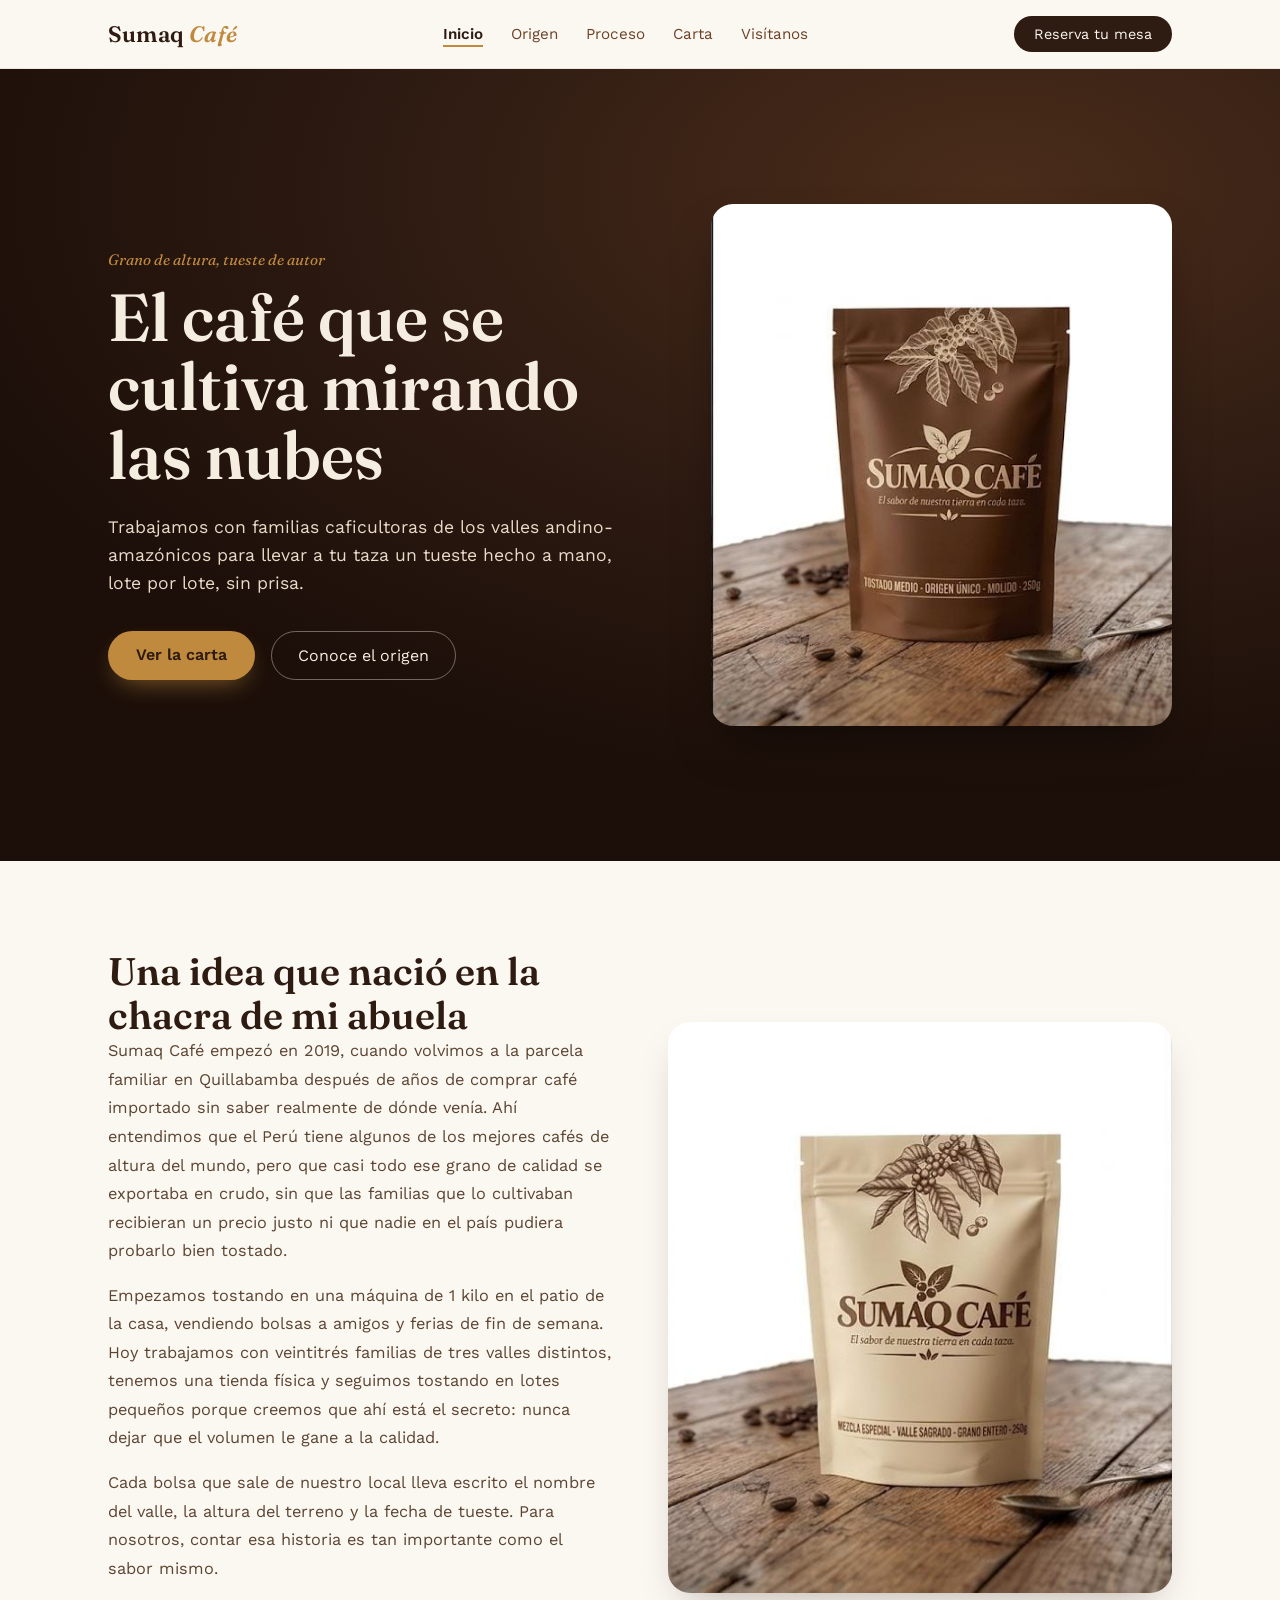
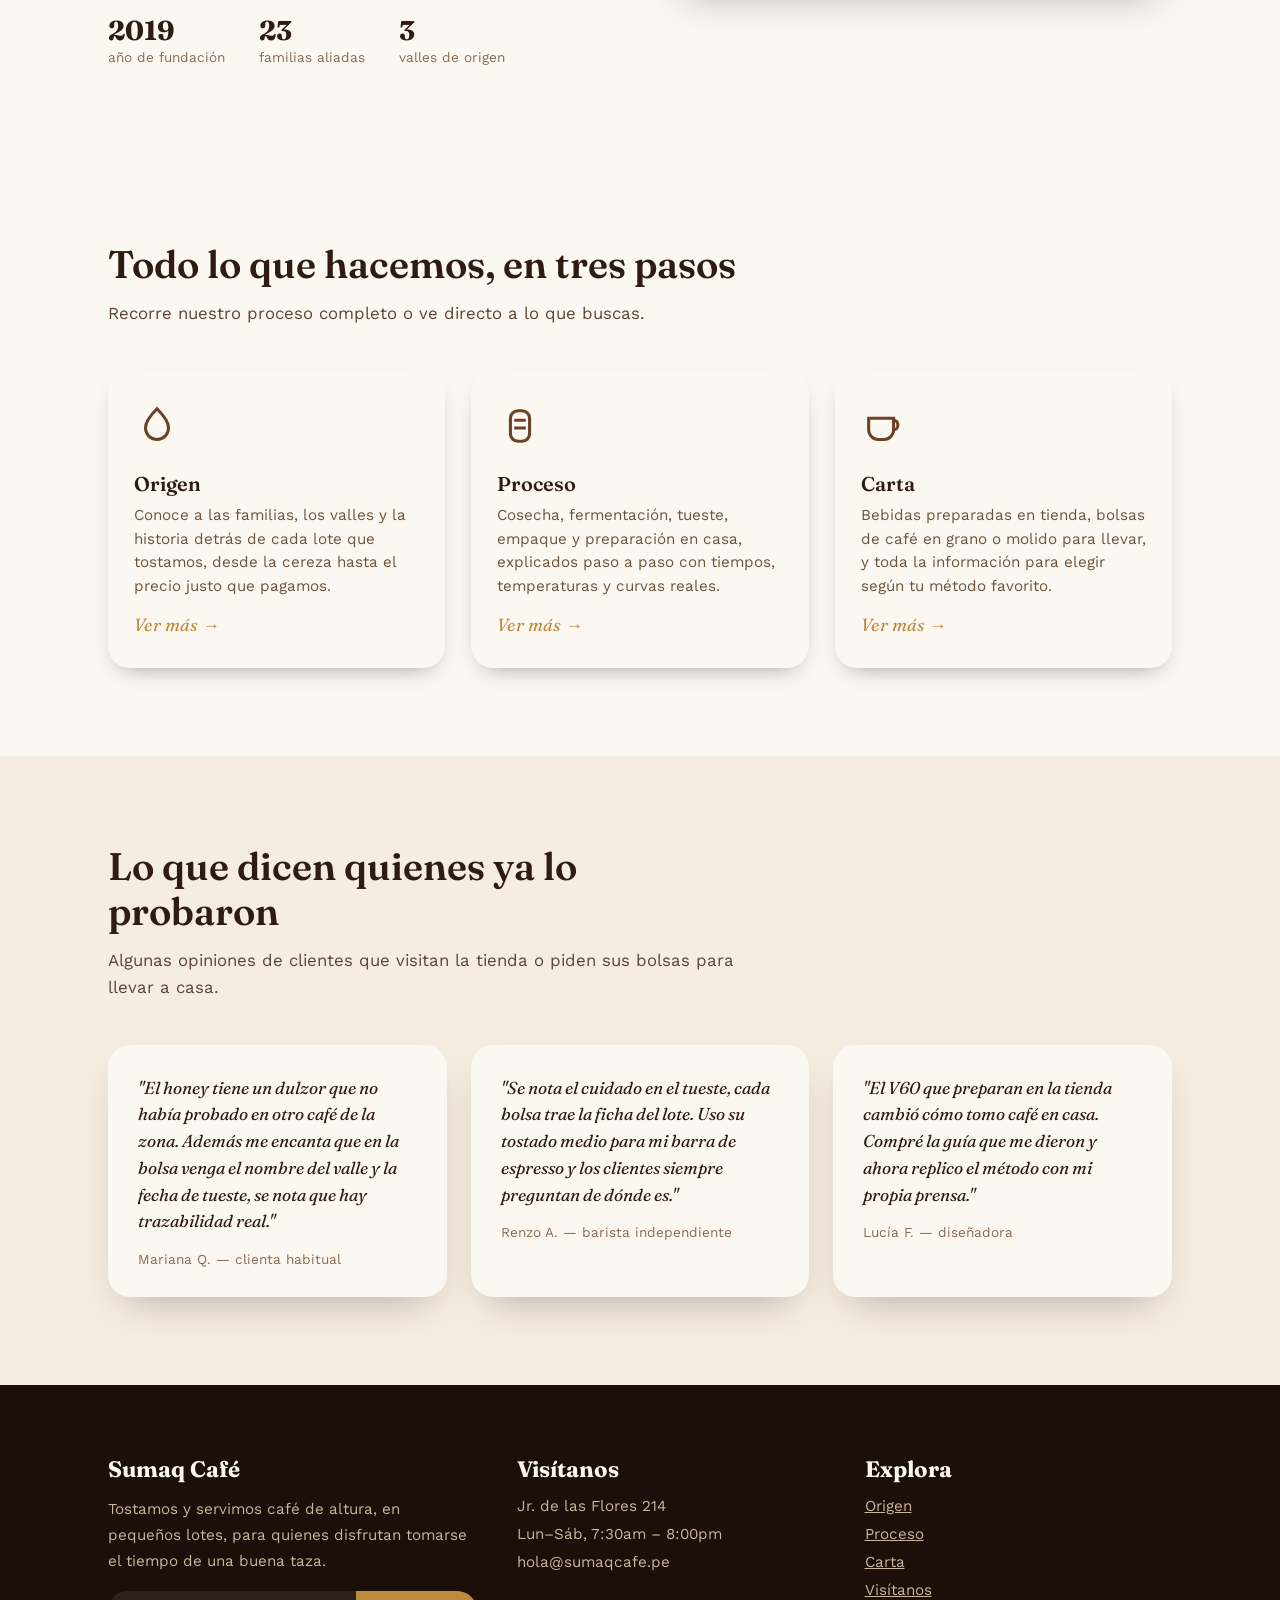
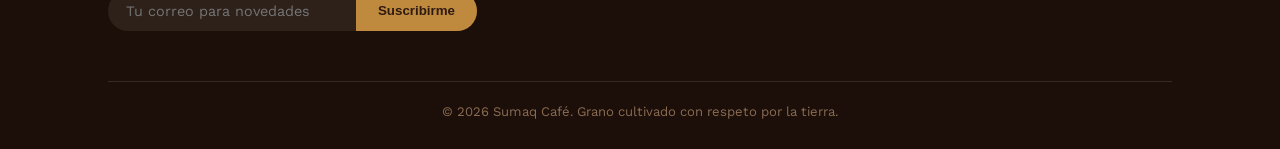
<file: index.html>
<!DOCTYPE html>
<html lang="es">
<head>
<meta charset="UTF-8">
<meta name="viewport" content="width=device-width, initial-scale=1">
<title>Sumaq Café — Tostado de altura</title>
<link rel="preconnect" href="https://fonts.googleapis.com">
<link rel="preconnect" href="https://fonts.gstatic.com" crossorigin>
<link href="https://fonts.googleapis.com/css2?family=Fraunces:ital,opsz,wght@0,9..144,400;0,9..144,600;1,9..144,500&family=Work+Sans:wght@400;500;600&display=swap" rel="stylesheet">
<link rel="stylesheet" href="css/style.css">
</head>
<body>

<header class="site">
  <nav class="topbar">
    <a href="index.html" class="brand">Sumaq <em>Café</em></a>
    <ul class="navlinks">
      <li><a href="index.html" class="current">Inicio</a></li>
      <li><a href="origen.html">Origen</a></li>
      <li><a href="proceso.html">Proceso</a></li>
      <li><a href="carta.html">Carta</a></li>
      <li><a href="contacto.html">Visítanos</a></li>
    </ul>
    <a class="navcta" href="contacto.html">Reserva tu mesa</a>
  </nav>
</header>

<section class="hero">
  <div class="wrap">
    <div>
      <div class="eyebrow-free">Grano de altura, tueste de autor</div>
      <h1>El café que se cultiva mirando las nubes</h1>
      <p class="lead">Trabajamos con familias caficultoras de los valles andino-amazónicos para llevar a tu taza un tueste hecho a mano, lote por lote, sin prisa.</p>
      <div class="ctarow">
        <a class="btn-primary" href="carta.html">Ver la carta</a>
        <a class="btn-ghost" href="origen.html">Conoce el origen</a>
      </div>
    </div>
    <div class="bagshot">
      <img src="assets/img/bag-tostado.png" alt="Bolsa de Sumaq Café, tostado medio">
    </div>
  </div>
</section>

<section>
  <div class="wrap origen-grid">
    <div class="reveal">
      <div class="section-head" style="margin-bottom:0;">
        <h2>Una idea que nació en la chacra de mi abuela</h2>
      </div>
      <p>Sumaq Café empezó en 2019, cuando volvimos a la parcela familiar en Quillabamba después de años de comprar café importado sin saber realmente de dónde venía. Ahí entendimos que el Perú tiene algunos de los mejores cafés de altura del mundo, pero que casi todo ese grano de calidad se exportaba en crudo, sin que las familias que lo cultivaban recibieran un precio justo ni que nadie en el país pudiera probarlo bien tostado.</p>
      <p>Empezamos tostando en una máquina de 1 kilo en el patio de la casa, vendiendo bolsas a amigos y ferias de fin de semana. Hoy trabajamos con veintitrés familias de tres valles distintos, tenemos una tienda física y seguimos tostando en lotes pequeños porque creemos que ahí está el secreto: nunca dejar que el volumen le gane a la calidad.</p>
      <p>Cada bolsa que sale de nuestro local lleva escrito el nombre del valle, la altura del terreno y la fecha de tueste. Para nosotros, contar esa historia es tan importante como el sabor mismo.</p>
      <div class="stat-row">
        <div><strong>2019</strong><span>año de fundación</span></div>
        <div><strong>23</strong><span>familias aliadas</span></div>
        <div><strong>3</strong><span>valles de origen</span></div>
      </div>
    </div>
    <div class="reveal imgcard">
      <img src="assets/img/bag-crema.png" alt="Bolsa Sumaq Café, mezcla especial, grano entero">
    </div>
  </div>
</section>

<section>
  <div class="wrap">
    <div class="section-head reveal">
      <h2>Todo lo que hacemos, en tres pasos</h2>
      <p>Recorre nuestro proceso completo o ve directo a lo que buscas.</p>
    </div>
    <div class="cardgrid">
      <div class="card reveal">
        <svg class="icon" viewBox="0 0 24 24" fill="none" stroke="#6B4226" stroke-width="1.6"><path d="M12 3c-4 4-6 7-6 10a6 6 0 0 0 12 0c0-3-2-6-6-10Z"/></svg>
        <h3>Origen</h3>
        <p>Conoce a las familias, los valles y la historia detrás de cada lote que tostamos, desde la cereza hasta el precio justo que pagamos.</p>
        <div class="price"><a href="origen.html" style="color:inherit; text-decoration:none;">Ver más →</a></div>
      </div>
      <div class="card reveal">
        <svg class="icon" viewBox="0 0 24 24" fill="none" stroke="#6B4226" stroke-width="1.6"><rect x="7" y="4" width="10" height="16" rx="4"/><path d="M9 9h6M9 13h6"/></svg>
        <h3>Proceso</h3>
        <p>Cosecha, fermentación, tueste, empaque y preparación en casa, explicados paso a paso con tiempos, temperaturas y curvas reales.</p>
        <div class="price"><a href="proceso.html" style="color:inherit; text-decoration:none;">Ver más →</a></div>
      </div>
      <div class="card reveal">
        <svg class="icon" viewBox="0 0 24 24" fill="none" stroke="#6B4226" stroke-width="1.6"><path d="M4 8h13v6a5 5 0 0 1-5 5H9a5 5 0 0 1-5-5V8Z"/><path d="M17 9c3 0 3 5 0 5"/></svg>
        <h3>Carta</h3>
        <p>Bebidas preparadas en tienda, bolsas de café en grano o molido para llevar, y toda la información para elegir según tu método favorito.</p>
        <div class="price"><a href="carta.html" style="color:inherit; text-decoration:none;">Ver más →</a></div>
      </div>
    </div>
  </div>
</section>

<section class="sabores">
  <div class="wrap">
    <div class="section-head reveal">
      <h2>Lo que dicen quienes ya lo probaron</h2>
      <p>Algunas opiniones de clientes que visitan la tienda o piden sus bolsas para llevar a casa.</p>
    </div>
    <div class="quotegrid">
      <div class="quote reveal">
        <p>"El honey tiene un dulzor que no había probado en otro café de la zona. Además me encanta que en la bolsa venga el nombre del valle y la fecha de tueste, se nota que hay trazabilidad real."</p>
        <div class="who">Mariana Q. — clienta habitual</div>
      </div>
      <div class="quote reveal">
        <p>"Se nota el cuidado en el tueste, cada bolsa trae la ficha del lote. Uso su tostado medio para mi barra de espresso y los clientes siempre preguntan de dónde es."</p>
        <div class="who">Renzo A. — barista independiente</div>
      </div>
      <div class="quote reveal">
        <p>"El V60 que preparan en la tienda cambió cómo tomo café en casa. Compré la guía que me dieron y ahora replico el método con mi propia prensa."</p>
        <div class="who">Lucía F. — diseñadora</div>
      </div>
    </div>
  </div>
</section>

<footer class="site" id="contacto">
  <div class="wrap">
    <div class="footgrid">
      <div>
        <h3>Sumaq Café</h3>
        <p>Tostamos y servimos café de altura, en pequeños lotes, para quienes disfrutan tomarse el tiempo de una buena taza.</p>
        <div class="subscribe">
          <input type="email" placeholder="Tu correo para novedades">
          <button type="button">Suscribirme</button>
        </div>
      </div>
      <div>
        <h3>Visítanos</h3>
        <ul>
          <li>Jr. de las Flores 214</li>
          <li>Lun–Sáb, 7:30am – 8:00pm</li>
          <li>hola@sumaqcafe.pe</li>
        </ul>
      </div>
      <div>
        <h3>Explora</h3>
        <ul>
          <li><a href="origen.html">Origen</a></li>
          <li><a href="proceso.html">Proceso</a></li>
          <li><a href="carta.html">Carta</a></li>
          <li><a href="contacto.html">Visítanos</a></li>
        </ul>
      </div>
    </div>
    <div class="finebar">© 2026 Sumaq Café. Grano cultivado con respeto por la tierra.</div>
  </div>
</footer>

<script src="js/main.js"></script>
</body>
</html>
</file>
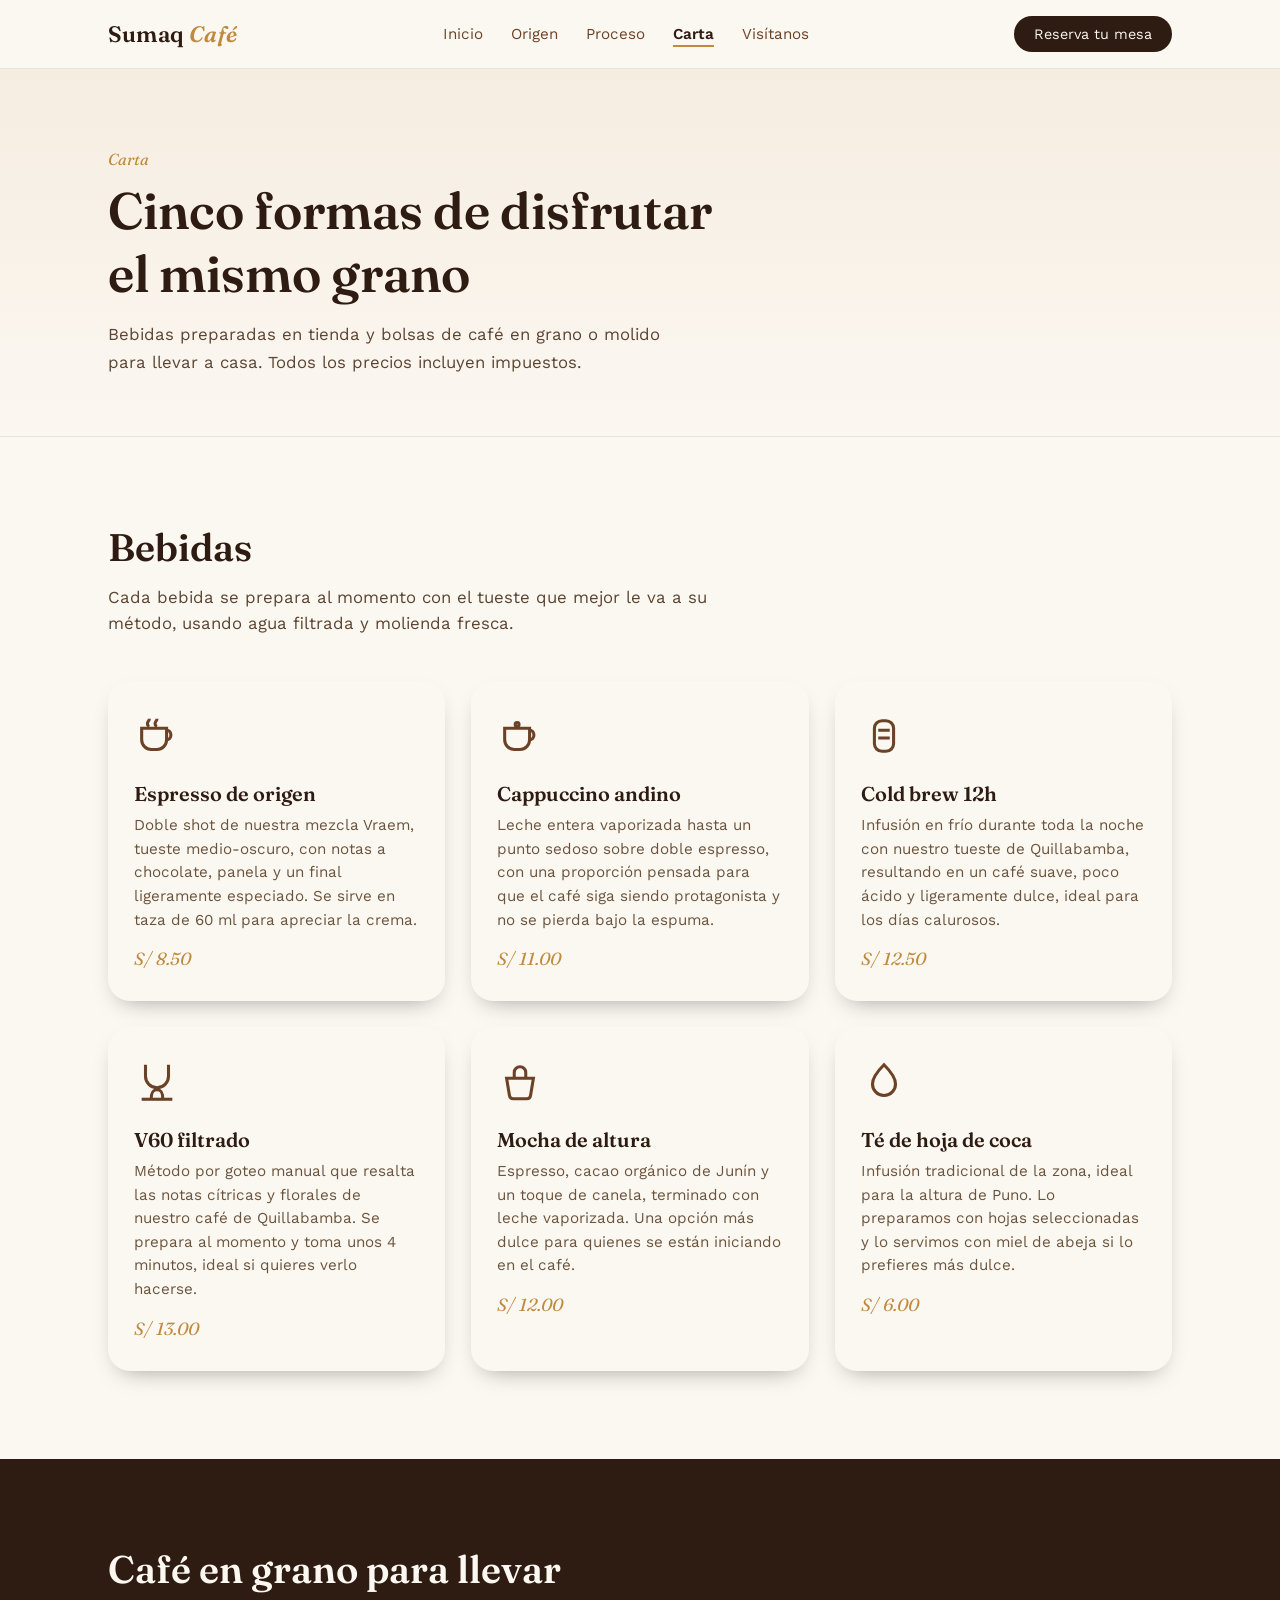
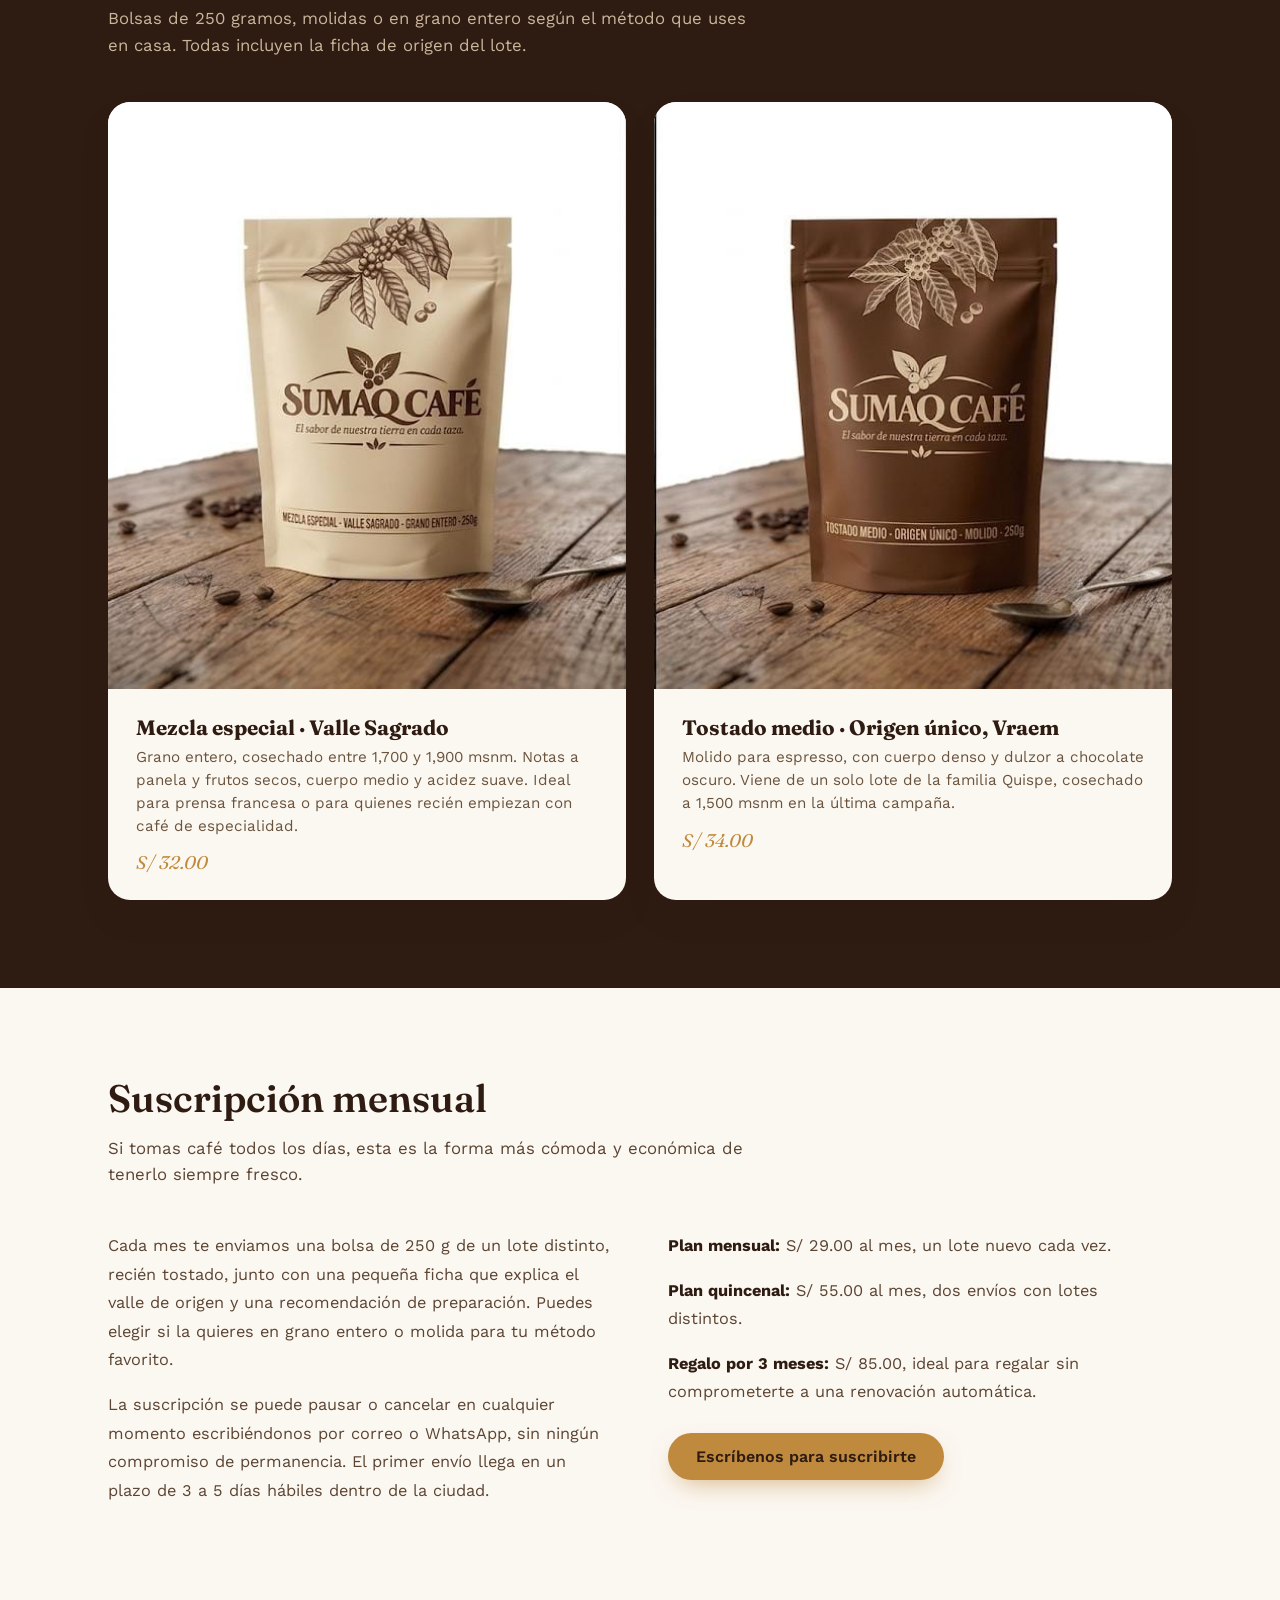
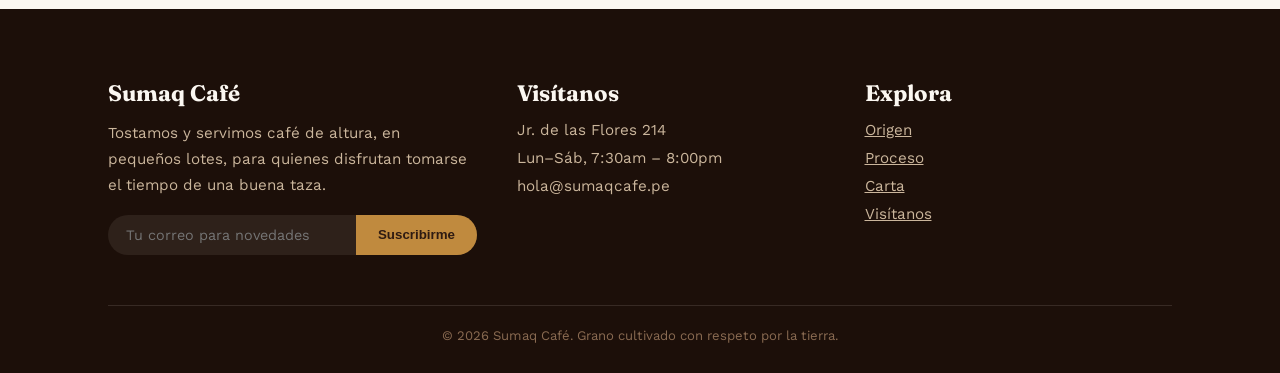
<file: carta.html>
<!DOCTYPE html>
<html lang="es">
<head>
<meta charset="UTF-8">
<meta name="viewport" content="width=device-width, initial-scale=1">
<title>Carta — Sumaq Café</title>
<link rel="preconnect" href="https://fonts.googleapis.com">
<link rel="preconnect" href="https://fonts.gstatic.com" crossorigin>
<link href="https://fonts.googleapis.com/css2?family=Fraunces:ital,opsz,wght@0,9..144,400;0,9..144,600;1,9..144,500&family=Work+Sans:wght@400;500;600&display=swap" rel="stylesheet">
<link rel="stylesheet" href="css/style.css">
</head>
<body>

<header class="site">
  <nav class="topbar">
    <a href="index.html" class="brand">Sumaq <em>Café</em></a>
    <ul class="navlinks">
      <li><a href="index.html">Inicio</a></li>
      <li><a href="origen.html">Origen</a></li>
      <li><a href="proceso.html">Proceso</a></li>
      <li><a href="carta.html" class="current">Carta</a></li>
      <li><a href="contacto.html">Visítanos</a></li>
    </ul>
    <a class="navcta" href="contacto.html">Reserva tu mesa</a>
  </nav>
</header>

<section class="pagehero">
  <div class="wrap">
    <div class="kicker">Carta</div>
    <h1>Cinco formas de disfrutar el mismo grano</h1>
    <p>Bebidas preparadas en tienda y bolsas de café en grano o molido para llevar a casa. Todos los precios incluyen impuestos.</p>
  </div>
</section>

<section>
  <div class="wrap">
    <div class="section-head reveal">
      <h2>Bebidas</h2>
      <p>Cada bebida se prepara al momento con el tueste que mejor le va a su método, usando agua filtrada y molienda fresca.</p>
    </div>
    <div class="cardgrid">
      <div class="card reveal">
        <svg class="icon" viewBox="0 0 24 24" fill="none" stroke="#6B4226" stroke-width="1.6"><path d="M4 8h13v6a5 5 0 0 1-5 5H9a5 5 0 0 1-5-5V8Z"/><path d="M17 9c3 0 3 5 0 5"/><path d="M8 3c0 1.2-1 1.3-1 2.5S8 7 8 7"/><path d="M12 3c0 1.2-1 1.3-1 2.5S12 7 12 7"/></svg>
        <h3>Espresso de origen</h3>
        <p>Doble shot de nuestra mezcla Vraem, tueste medio-oscuro, con notas a chocolate, panela y un final ligeramente especiado. Se sirve en taza de 60 ml para apreciar la crema.</p>
        <div class="price">S/ 8.50</div>
      </div>
      <div class="card reveal">
        <svg class="icon" viewBox="0 0 24 24" fill="none" stroke="#6B4226" stroke-width="1.6"><path d="M4 8h13v6a5 5 0 0 1-5 5H9a5 5 0 0 1-5-5V8Z"/><path d="M17 9c3 0 3 5 0 5"/><circle cx="10.5" cy="6" r="1"/></svg>
        <h3>Cappuccino andino</h3>
        <p>Leche entera vaporizada hasta un punto sedoso sobre doble espresso, con una proporción pensada para que el café siga siendo protagonista y no se pierda bajo la espuma.</p>
        <div class="price">S/ 11.00</div>
      </div>
      <div class="card reveal">
        <svg class="icon" viewBox="0 0 24 24" fill="none" stroke="#6B4226" stroke-width="1.6"><rect x="7" y="4" width="10" height="16" rx="4"/><path d="M9 9h6M9 13h6"/></svg>
        <h3>Cold brew 12h</h3>
        <p>Infusión en frío durante toda la noche con nuestro tueste de Quillabamba, resultando en un café suave, poco ácido y ligeramente dulce, ideal para los días calurosos.</p>
        <div class="price">S/ 12.50</div>
      </div>
      <div class="card reveal">
        <svg class="icon" viewBox="0 0 24 24" fill="none" stroke="#6B4226" stroke-width="1.6"><path d="M6 3v6a6 6 0 0 0 12 0V3"/><path d="M4 21h16"/><path d="M9 21c0-4 1-5 3-5s3 1 3 5"/></svg>
        <h3>V60 filtrado</h3>
        <p>Método por goteo manual que resalta las notas cítricas y florales de nuestro café de Quillabamba. Se prepara al momento y toma unos 4 minutos, ideal si quieres verlo hacerse.</p>
        <div class="price">S/ 13.00</div>
      </div>
      <div class="card reveal">
        <svg class="icon" viewBox="0 0 24 24" fill="none" stroke="#6B4226" stroke-width="1.6"><path d="M5 10h14l-1.5 9a2 2 0 0 1-2 1.7H8.5a2 2 0 0 1-2-1.7L5 10Z"/><path d="M9 10V7a3 3 0 0 1 6 0v3"/></svg>
        <h3>Mocha de altura</h3>
        <p>Espresso, cacao orgánico de Junín y un toque de canela, terminado con leche vaporizada. Una opción más dulce para quienes se están iniciando en el café.</p>
        <div class="price">S/ 12.00</div>
      </div>
      <div class="card reveal">
        <svg class="icon" viewBox="0 0 24 24" fill="none" stroke="#6B4226" stroke-width="1.6"><path d="M12 3c-4 4-6 7-6 10a6 6 0 0 0 12 0c0-3-2-6-6-10Z"/></svg>
        <h3>Té de hoja de coca</h3>
        <p>Infusión tradicional de la zona, ideal para la altura de Puno. Lo preparamos con hojas seleccionadas y lo servimos con miel de abeja si lo prefieres más dulce.</p>
        <div class="price">S/ 6.00</div>
      </div>
    </div>
  </div>
</section>

<section class="menu-dark" id="bolsas">
  <div class="wrap">
    <div class="section-head reveal">
      <h2>Café en grano para llevar</h2>
      <p>Bolsas de 250 gramos, molidas o en grano entero según el método que uses en casa. Todas incluyen la ficha de origen del lote.</p>
    </div>
    <div class="bagsgrid">
      <div class="bagcard reveal">
        <img src="assets/img/bag-crema.png" alt="Sumaq Café, mezcla especial, Valle Sagrado, grano entero">
        <div class="bagbody">
          <h3>Mezcla especial · Valle Sagrado</h3>
          <p>Grano entero, cosechado entre 1,700 y 1,900 msnm. Notas a panela y frutos secos, cuerpo medio y acidez suave. Ideal para prensa francesa o para quienes recién empiezan con café de especialidad.</p>
          <div class="price">S/ 32.00</div>
        </div>
      </div>
      <div class="bagcard reveal">
        <img src="assets/img/bag-tostado.png" alt="Sumaq Café, tostado medio, origen único, molido">
        <div class="bagbody">
          <h3>Tostado medio · Origen único, Vraem</h3>
          <p>Molido para espresso, con cuerpo denso y dulzor a chocolate oscuro. Viene de un solo lote de la familia Quispe, cosechado a 1,500 msnm en la última campaña.</p>
          <div class="price">S/ 34.00</div>
        </div>
      </div>
    </div>
  </div>
</section>

<section>
  <div class="wrap">
    <div class="section-head reveal">
      <h2>Suscripción mensual</h2>
      <p>Si tomas café todos los días, esta es la forma más cómoda y económica de tenerlo siempre fresco.</p>
    </div>
    <div class="origen-grid" style="align-items:flex-start;">
      <div class="reveal">
        <p>Cada mes te enviamos una bolsa de 250 g de un lote distinto, recién tostado, junto con una pequeña ficha que explica el valle de origen y una recomendación de preparación. Puedes elegir si la quieres en grano entero o molida para tu método favorito.</p>
        <p>La suscripción se puede pausar o cancelar en cualquier momento escribiéndonos por correo o WhatsApp, sin ningún compromiso de permanencia. El primer envío llega en un plazo de 3 a 5 días hábiles dentro de la ciudad.</p>
      </div>
      <div class="reveal">
        <p><strong style="color:var(--cacao);">Plan mensual:</strong> S/ 29.00 al mes, un lote nuevo cada vez.</p>
        <p><strong style="color:var(--cacao);">Plan quincenal:</strong> S/ 55.00 al mes, dos envíos con lotes distintos.</p>
        <p><strong style="color:var(--cacao);">Regalo por 3 meses:</strong> S/ 85.00, ideal para regalar sin comprometerte a una renovación automática.</p>
        <a class="btn-primary" href="contacto.html" style="margin-top:10px;">Escríbenos para suscribirte</a>
      </div>
    </div>
  </div>
</section>

<footer class="site">
  <div class="wrap">
    <div class="footgrid">
      <div>
        <h3>Sumaq Café</h3>
        <p>Tostamos y servimos café de altura, en pequeños lotes, para quienes disfrutan tomarse el tiempo de una buena taza.</p>
        <div class="subscribe">
          <input type="email" placeholder="Tu correo para novedades">
          <button type="button">Suscribirme</button>
        </div>
      </div>
      <div>
        <h3>Visítanos</h3>
        <ul>
          <li>Jr. de las Flores 214</li>
          <li>Lun–Sáb, 7:30am – 8:00pm</li>
          <li>hola@sumaqcafe.pe</li>
        </ul>
      </div>
      <div>
        <h3>Explora</h3>
        <ul>
          <li><a href="origen.html">Origen</a></li>
          <li><a href="proceso.html">Proceso</a></li>
          <li><a href="carta.html">Carta</a></li>
          <li><a href="contacto.html">Visítanos</a></li>
        </ul>
      </div>
    </div>
    <div class="finebar">© 2026 Sumaq Café. Grano cultivado con respeto por la tierra.</div>
  </div>
</footer>

<script src="js/main.js"></script>
</body>
</html>
</file>
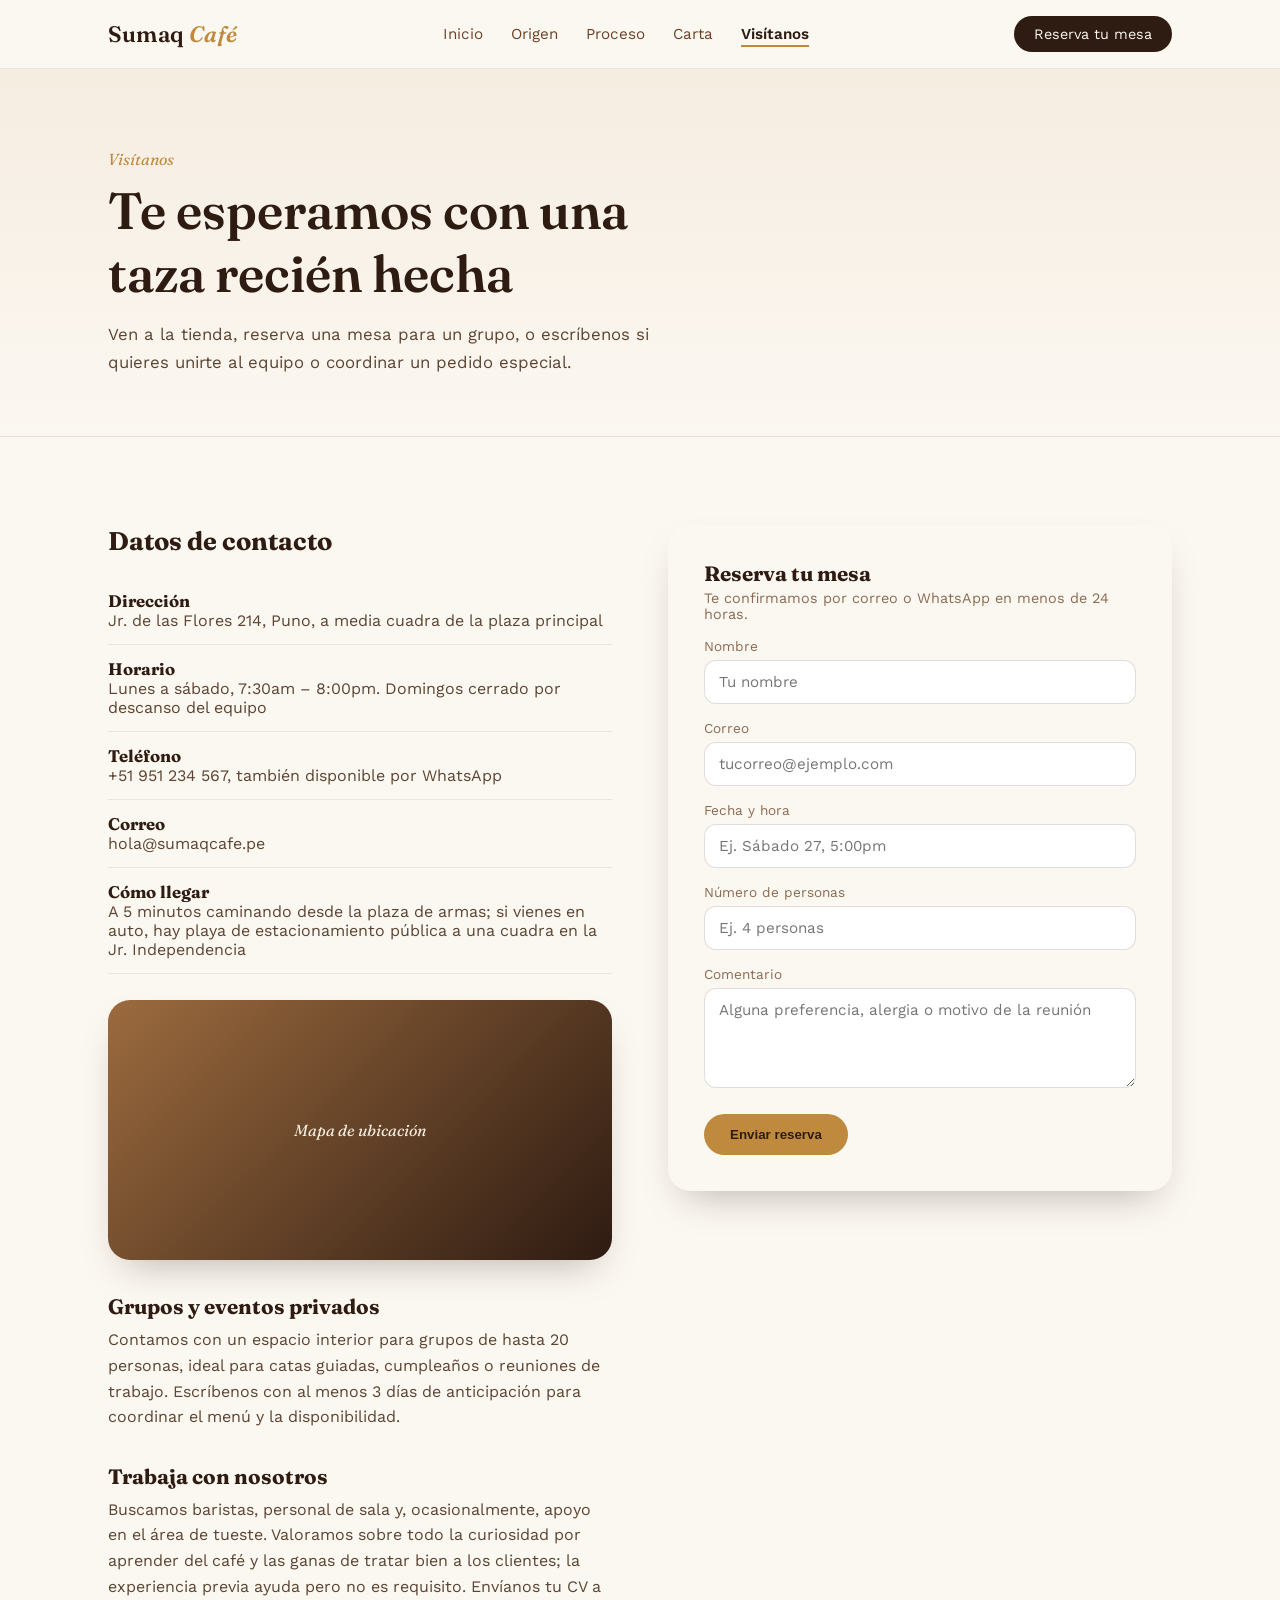
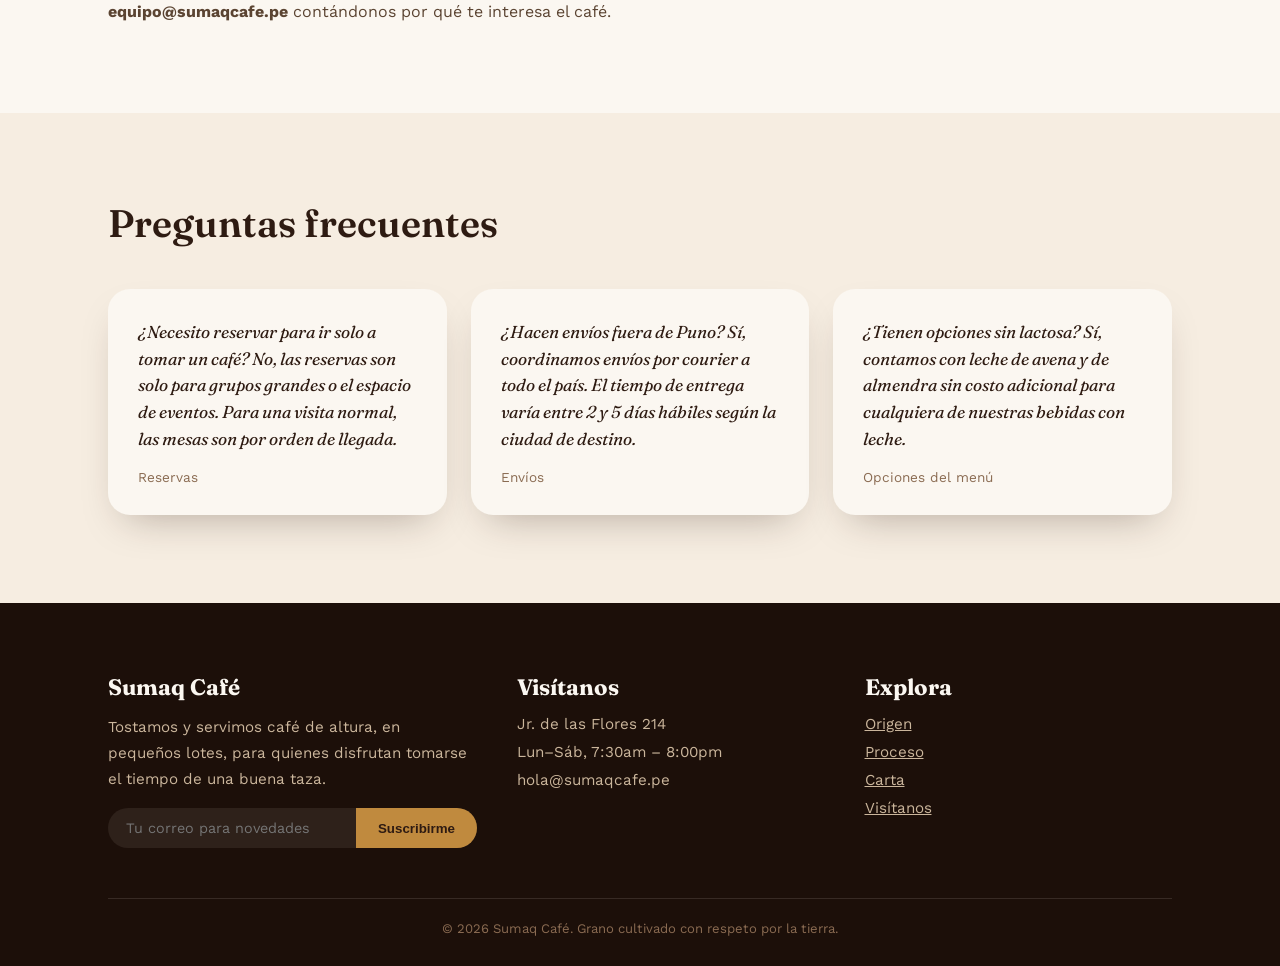
<file: contacto.html>
<!DOCTYPE html>
<html lang="es">
<head>
<meta charset="UTF-8">
<meta name="viewport" content="width=device-width, initial-scale=1">
<title>Visítanos — Sumaq Café</title>
<link rel="preconnect" href="https://fonts.googleapis.com">
<link rel="preconnect" href="https://fonts.gstatic.com" crossorigin>
<link href="https://fonts.googleapis.com/css2?family=Fraunces:ital,opsz,wght@0,9..144,400;0,9..144,600;1,9..144,500&family=Work+Sans:wght@400;500;600&display=swap" rel="stylesheet">
<link rel="stylesheet" href="css/style.css">
</head>
<body>

<header class="site">
  <nav class="topbar">
    <a href="index.html" class="brand">Sumaq <em>Café</em></a>
    <ul class="navlinks">
      <li><a href="index.html">Inicio</a></li>
      <li><a href="origen.html">Origen</a></li>
      <li><a href="proceso.html">Proceso</a></li>
      <li><a href="carta.html">Carta</a></li>
      <li><a href="contacto.html" class="current">Visítanos</a></li>
    </ul>
    <a class="navcta" href="contacto.html">Reserva tu mesa</a>
  </nav>
</header>

<section class="pagehero">
  <div class="wrap">
    <div class="kicker">Visítanos</div>
    <h1>Te esperamos con una taza recién hecha</h1>
    <p>Ven a la tienda, reserva una mesa para un grupo, o escríbenos si quieres unirte al equipo o coordinar un pedido especial.</p>
  </div>
</section>

<section id="reserva">
  <div class="wrap contact-grid">
    <div class="reveal">
      <h2 style="color:var(--cacao); font-size:1.6rem; margin-bottom:10px;">Datos de contacto</h2>
      <ul class="info-list">
        <li><strong>Dirección</strong>Jr. de las Flores 214, Puno, a media cuadra de la plaza principal</li>
        <li><strong>Horario</strong>Lunes a sábado, 7:30am – 8:00pm. Domingos cerrado por descanso del equipo</li>
        <li><strong>Teléfono</strong>+51 951 234 567, también disponible por WhatsApp</li>
        <li><strong>Correo</strong>hola@sumaqcafe.pe</li>
        <li><strong>Cómo llegar</strong>A 5 minutos caminando desde la plaza de armas; si vienes en auto, hay playa de estacionamiento pública a una cuadra en la Jr. Independencia</li>
      </ul>
      <div class="mapcard">Mapa de ubicación</div>
      <div style="margin-top:34px;">
        <h2 style="color:var(--cacao); font-size:1.3rem; margin-bottom:8px;">Grupos y eventos privados</h2>
        <p style="color:#5B4432; line-height:1.6;">Contamos con un espacio interior para grupos de hasta 20 personas, ideal para catas guiadas, cumpleaños o reuniones de trabajo. Escríbenos con al menos 3 días de anticipación para coordinar el menú y la disponibilidad.</p>
      </div>
      <div id="trabaja" style="margin-top:34px;">
        <h2 style="color:var(--cacao); font-size:1.3rem; margin-bottom:8px;">Trabaja con nosotros</h2>
        <p style="color:#5B4432; line-height:1.6;">Buscamos baristas, personal de sala y, ocasionalmente, apoyo en el área de tueste. Valoramos sobre todo la curiosidad por aprender del café y las ganas de tratar bien a los clientes; la experiencia previa ayuda pero no es requisito. Envíanos tu CV a <strong>equipo@sumaqcafe.pe</strong> contándonos por qué te interesa el café.</p>
      </div>
    </div>
    <div class="form-box reveal">
      <h2 style="color:var(--cacao); font-size:1.3rem; margin-bottom:4px;">Reserva tu mesa</h2>
      <p style="color:#8a6b52; font-size:.9rem;">Te confirmamos por correo o WhatsApp en menos de 24 horas.</p>
      <label>Nombre</label>
      <input type="text" placeholder="Tu nombre">
      <label>Correo</label>
      <input type="email" placeholder="tucorreo@ejemplo.com">
      <label>Fecha y hora</label>
      <input type="text" placeholder="Ej. Sábado 27, 5:00pm">
      <label>Número de personas</label>
      <input type="text" placeholder="Ej. 4 personas">
      <label>Comentario</label>
      <textarea placeholder="Alguna preferencia, alergia o motivo de la reunión"></textarea>
      <button type="button">Enviar reserva</button>
    </div>
  </div>
</section>

<section class="sabores">
  <div class="wrap">
    <div class="section-head reveal">
      <h2>Preguntas frecuentes</h2>
    </div>
    <div class="quotegrid">
      <div class="quote reveal">
        <p>¿Necesito reservar para ir solo a tomar un café? No, las reservas son solo para grupos grandes o el espacio de eventos. Para una visita normal, las mesas son por orden de llegada.</p>
        <div class="who">Reservas</div>
      </div>
      <div class="quote reveal">
        <p>¿Hacen envíos fuera de Puno? Sí, coordinamos envíos por courier a todo el país. El tiempo de entrega varía entre 2 y 5 días hábiles según la ciudad de destino.</p>
        <div class="who">Envíos</div>
      </div>
      <div class="quote reveal">
        <p>¿Tienen opciones sin lactosa? Sí, contamos con leche de avena y de almendra sin costo adicional para cualquiera de nuestras bebidas con leche.</p>
        <div class="who">Opciones del menú</div>
      </div>
    </div>
  </div>
</section>

<footer class="site">
  <div class="wrap">
    <div class="footgrid">
      <div>
        <h3>Sumaq Café</h3>
        <p>Tostamos y servimos café de altura, en pequeños lotes, para quienes disfrutan tomarse el tiempo de una buena taza.</p>
        <div class="subscribe">
          <input type="email" placeholder="Tu correo para novedades">
          <button type="button">Suscribirme</button>
        </div>
      </div>
      <div>
        <h3>Visítanos</h3>
        <ul>
          <li>Jr. de las Flores 214</li>
          <li>Lun–Sáb, 7:30am – 8:00pm</li>
          <li>hola@sumaqcafe.pe</li>
        </ul>
      </div>
      <div>
        <h3>Explora</h3>
        <ul>
          <li><a href="origen.html">Origen</a></li>
          <li><a href="proceso.html">Proceso</a></li>
          <li><a href="carta.html">Carta</a></li>
          <li><a href="contacto.html">Visítanos</a></li>
        </ul>
      </div>
    </div>
    <div class="finebar">© 2026 Sumaq Café. Grano cultivado con respeto por la tierra.</div>
  </div>
</footer>

<script src="js/main.js"></script>
</body>
</html>
</file>
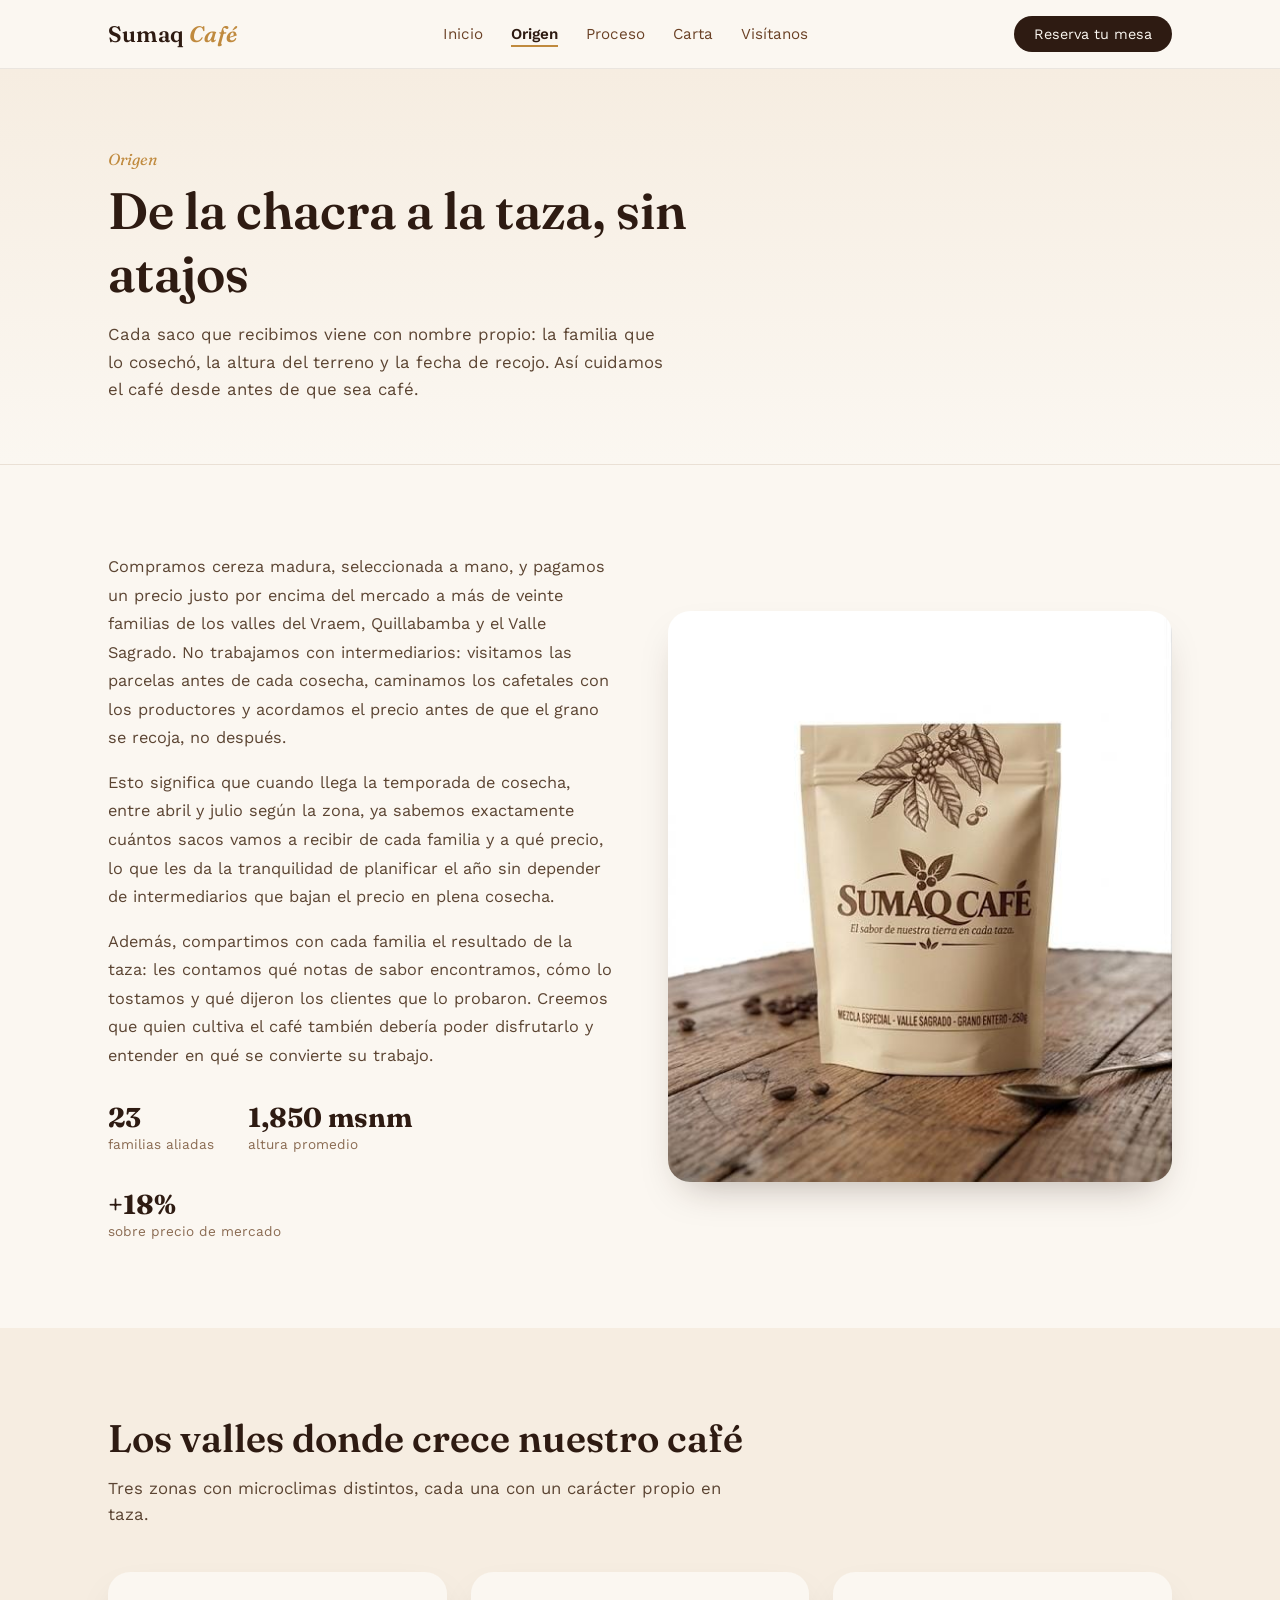
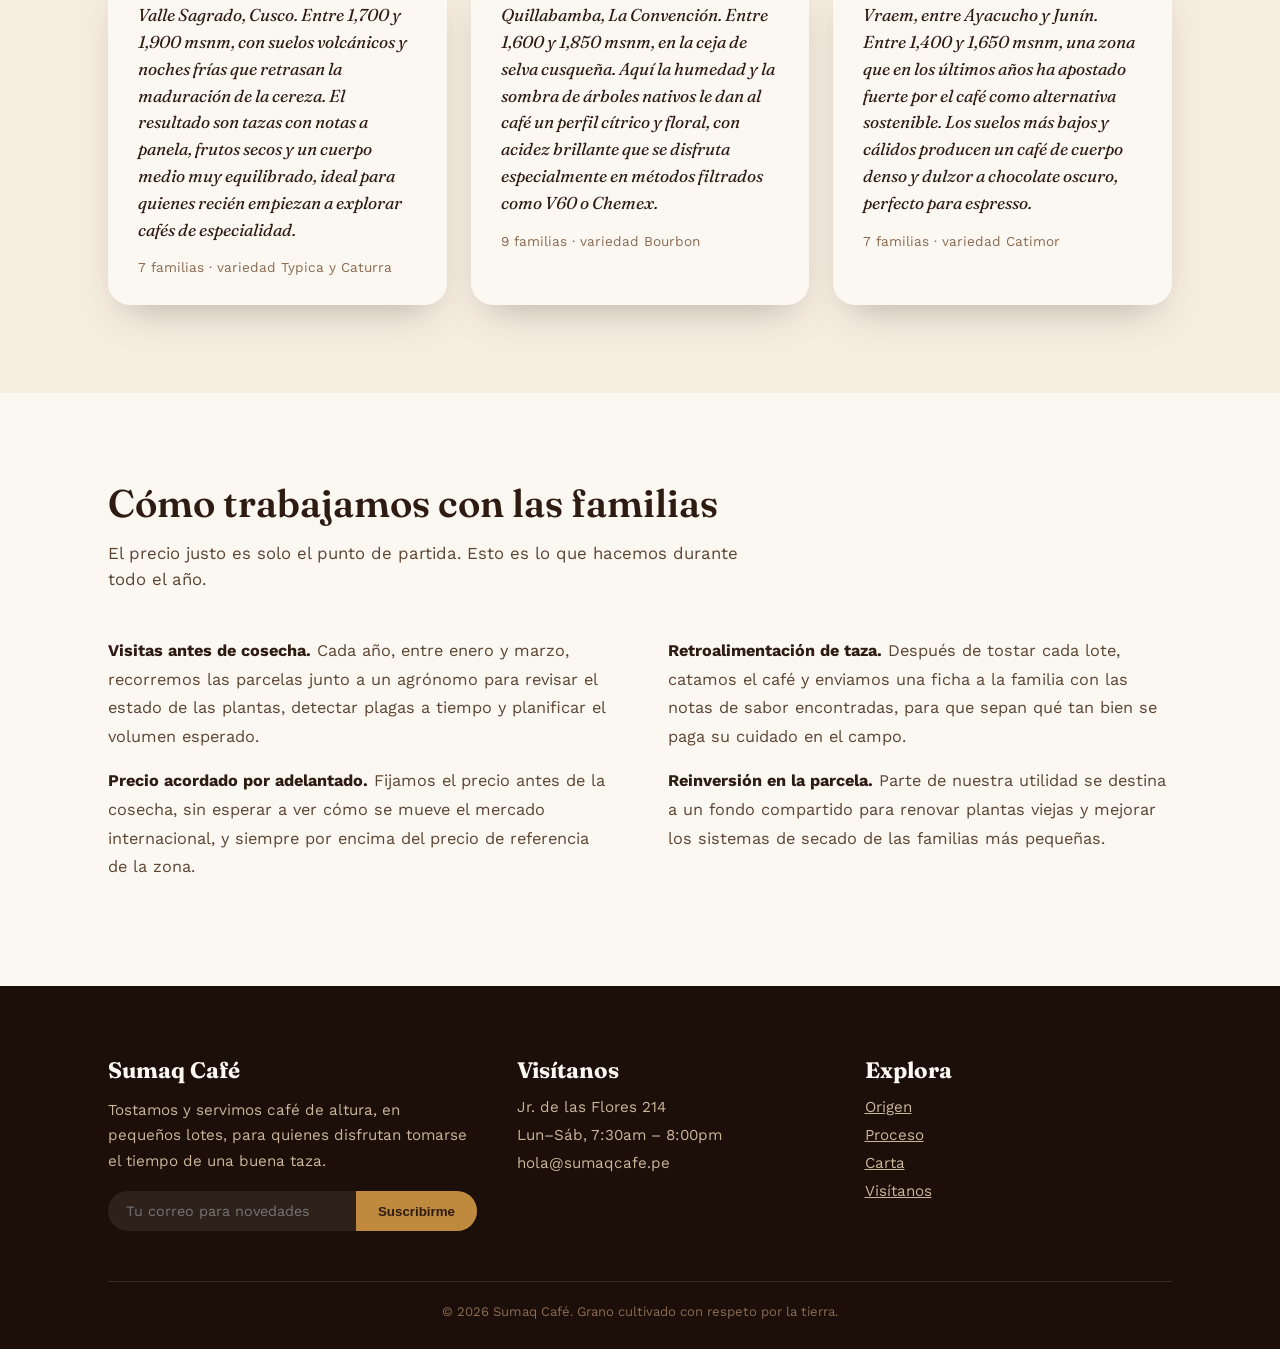
<file: origen.html>
<!DOCTYPE html>
<html lang="es">
<head>
<meta charset="UTF-8">
<meta name="viewport" content="width=device-width, initial-scale=1">
<title>Origen — Sumaq Café</title>
<link rel="preconnect" href="https://fonts.googleapis.com">
<link rel="preconnect" href="https://fonts.gstatic.com" crossorigin>
<link href="https://fonts.googleapis.com/css2?family=Fraunces:ital,opsz,wght@0,9..144,400;0,9..144,600;1,9..144,500&family=Work+Sans:wght@400;500;600&display=swap" rel="stylesheet">
<link rel="stylesheet" href="css/style.css">
</head>
<body>

<header class="site">
  <nav class="topbar">
    <a href="index.html" class="brand">Sumaq <em>Café</em></a>
    <ul class="navlinks">
      <li><a href="index.html">Inicio</a></li>
      <li><a href="origen.html" class="current">Origen</a></li>
      <li><a href="proceso.html">Proceso</a></li>
      <li><a href="carta.html">Carta</a></li>
      <li><a href="contacto.html">Visítanos</a></li>
    </ul>
    <a class="navcta" href="contacto.html">Reserva tu mesa</a>
  </nav>
</header>

<section class="pagehero">
  <div class="wrap">
    <div class="kicker">Origen</div>
    <h1>De la chacra a la taza, sin atajos</h1>
    <p>Cada saco que recibimos viene con nombre propio: la familia que lo cosechó, la altura del terreno y la fecha de recojo. Así cuidamos el café desde antes de que sea café.</p>
  </div>
</section>

<section>
  <div class="wrap origen-grid">
    <div class="reveal">
      <p>Compramos cereza madura, seleccionada a mano, y pagamos un precio justo por encima del mercado a más de veinte familias de los valles del Vraem, Quillabamba y el Valle Sagrado. No trabajamos con intermediarios: visitamos las parcelas antes de cada cosecha, caminamos los cafetales con los productores y acordamos el precio antes de que el grano se recoja, no después.</p>
      <p>Esto significa que cuando llega la temporada de cosecha, entre abril y julio según la zona, ya sabemos exactamente cuántos sacos vamos a recibir de cada familia y a qué precio, lo que les da la tranquilidad de planificar el año sin depender de intermediarios que bajan el precio en plena cosecha.</p>
      <p>Además, compartimos con cada familia el resultado de la taza: les contamos qué notas de sabor encontramos, cómo lo tostamos y qué dijeron los clientes que lo probaron. Creemos que quien cultiva el café también debería poder disfrutarlo y entender en qué se convierte su trabajo.</p>
      <div class="stat-row">
        <div><strong>23</strong><span>familias aliadas</span></div>
        <div><strong>1,850 msnm</strong><span>altura promedio</span></div>
        <div><strong>+18%</strong><span>sobre precio de mercado</span></div>
      </div>
    </div>
    <div class="reveal imgcard">
      <img src="assets/img/bag-crema.png" alt="Bolsa Sumaq Café, mezcla especial, grano entero">
    </div>
  </div>
</section>

<section class="sabores" id="familias">
  <div class="wrap">
    <div class="section-head reveal">
      <h2>Los valles donde crece nuestro café</h2>
      <p>Tres zonas con microclimas distintos, cada una con un carácter propio en taza.</p>
    </div>
    <div class="quotegrid">
      <div class="quote reveal">
        <p>Valle Sagrado, Cusco. Entre 1,700 y 1,900 msnm, con suelos volcánicos y noches frías que retrasan la maduración de la cereza. El resultado son tazas con notas a panela, frutos secos y un cuerpo medio muy equilibrado, ideal para quienes recién empiezan a explorar cafés de especialidad.</p>
        <div class="who">7 familias · variedad Typica y Caturra</div>
      </div>
      <div class="quote reveal">
        <p>Quillabamba, La Convención. Entre 1,600 y 1,850 msnm, en la ceja de selva cusqueña. Aquí la humedad y la sombra de árboles nativos le dan al café un perfil cítrico y floral, con acidez brillante que se disfruta especialmente en métodos filtrados como V60 o Chemex.</p>
        <div class="who">9 familias · variedad Bourbon</div>
      </div>
      <div class="quote reveal">
        <p>Vraem, entre Ayacucho y Junín. Entre 1,400 y 1,650 msnm, una zona que en los últimos años ha apostado fuerte por el café como alternativa sostenible. Los suelos más bajos y cálidos producen un café de cuerpo denso y dulzor a chocolate oscuro, perfecto para espresso.</p>
        <div class="who">7 familias · variedad Catimor</div>
      </div>
    </div>
  </div>
</section>

<section>
  <div class="wrap">
    <div class="section-head reveal">
      <h2>Cómo trabajamos con las familias</h2>
      <p>El precio justo es solo el punto de partida. Esto es lo que hacemos durante todo el año.</p>
    </div>
    <div class="origen-grid" style="align-items:flex-start;">
      <div class="reveal">
        <p><strong style="color:var(--cacao);">Visitas antes de cosecha.</strong> Cada año, entre enero y marzo, recorremos las parcelas junto a un agrónomo para revisar el estado de las plantas, detectar plagas a tiempo y planificar el volumen esperado.</p>
        <p><strong style="color:var(--cacao);">Precio acordado por adelantado.</strong> Fijamos el precio antes de la cosecha, sin esperar a ver cómo se mueve el mercado internacional, y siempre por encima del precio de referencia de la zona.</p>
      </div>
      <div class="reveal">
        <p><strong style="color:var(--cacao);">Retroalimentación de taza.</strong> Después de tostar cada lote, catamos el café y enviamos una ficha a la familia con las notas de sabor encontradas, para que sepan qué tan bien se paga su cuidado en el campo.</p>
        <p><strong style="color:var(--cacao);">Reinversión en la parcela.</strong> Parte de nuestra utilidad se destina a un fondo compartido para renovar plantas viejas y mejorar los sistemas de secado de las familias más pequeñas.</p>
      </div>
    </div>
  </div>
</section>

<footer class="site">
  <div class="wrap">
    <div class="footgrid">
      <div>
        <h3>Sumaq Café</h3>
        <p>Tostamos y servimos café de altura, en pequeños lotes, para quienes disfrutan tomarse el tiempo de una buena taza.</p>
        <div class="subscribe">
          <input type="email" placeholder="Tu correo para novedades">
          <button type="button">Suscribirme</button>
        </div>
      </div>
      <div>
        <h3>Visítanos</h3>
        <ul>
          <li>Jr. de las Flores 214</li>
          <li>Lun–Sáb, 7:30am – 8:00pm</li>
          <li>hola@sumaqcafe.pe</li>
        </ul>
      </div>
      <div>
        <h3>Explora</h3>
        <ul>
          <li><a href="origen.html">Origen</a></li>
          <li><a href="proceso.html">Proceso</a></li>
          <li><a href="carta.html">Carta</a></li>
          <li><a href="contacto.html">Visítanos</a></li>
        </ul>
      </div>
    </div>
    <div class="finebar">© 2026 Sumaq Café. Grano cultivado con respeto por la tierra.</div>
  </div>
</footer>

<script src="js/main.js"></script>
</body>
</html>
</file>
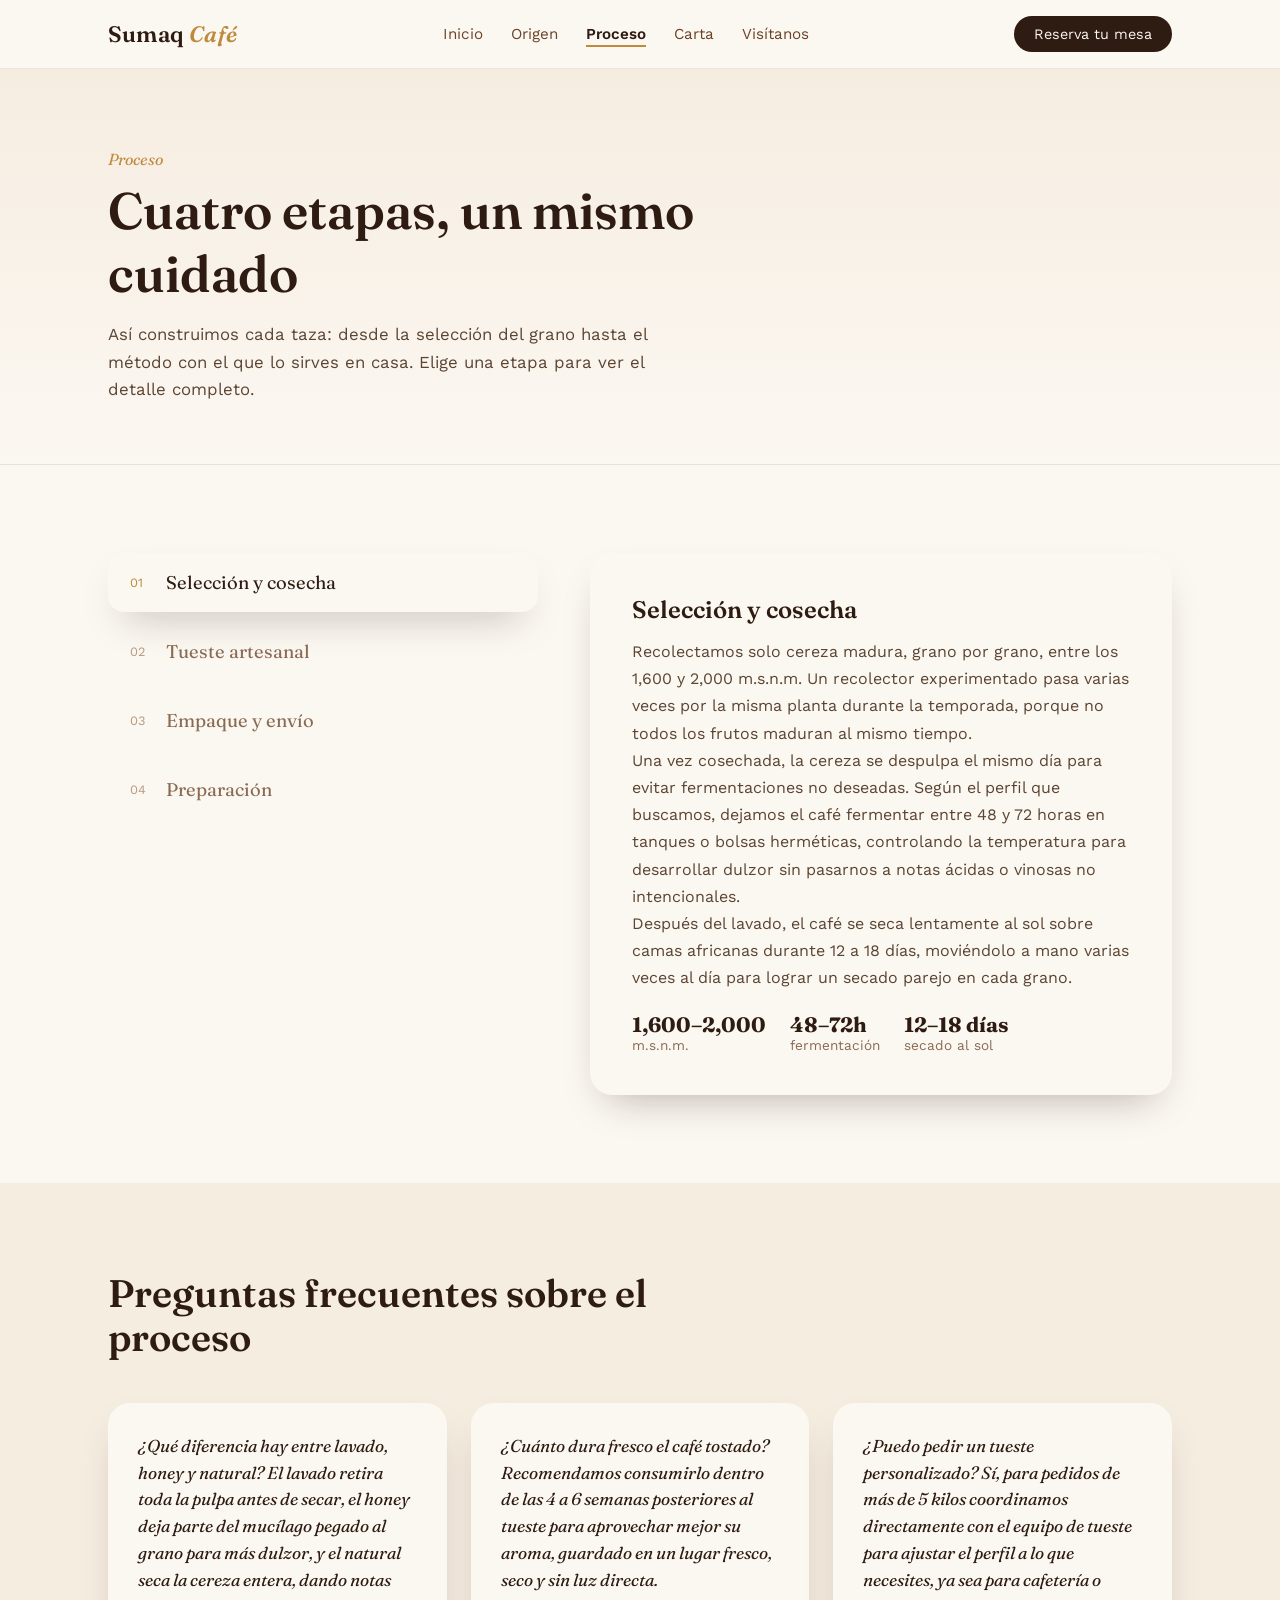
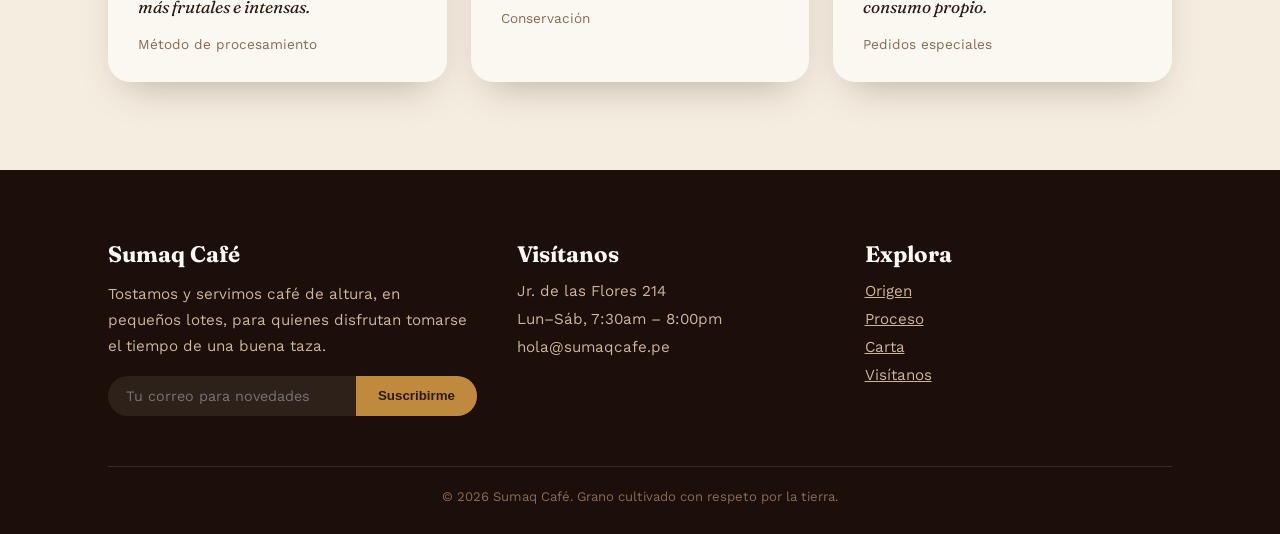
<file: proceso.html>
<!DOCTYPE html>
<html lang="es">
<head>
<meta charset="UTF-8">
<meta name="viewport" content="width=device-width, initial-scale=1">
<title>Proceso — Sumaq Café</title>
<link rel="preconnect" href="https://fonts.googleapis.com">
<link rel="preconnect" href="https://fonts.gstatic.com" crossorigin>
<link href="https://fonts.googleapis.com/css2?family=Fraunces:ital,opsz,wght@0,9..144,400;0,9..144,600;1,9..144,500&family=Work+Sans:wght@400;500;600&display=swap" rel="stylesheet">
<link rel="stylesheet" href="css/style.css">
</head>
<body>

<header class="site">
  <nav class="topbar">
    <a href="index.html" class="brand">Sumaq <em>Café</em></a>
    <ul class="navlinks">
      <li><a href="index.html">Inicio</a></li>
      <li><a href="origen.html">Origen</a></li>
      <li><a href="proceso.html" class="current">Proceso</a></li>
      <li><a href="carta.html">Carta</a></li>
      <li><a href="contacto.html">Visítanos</a></li>
    </ul>
    <a class="navcta" href="contacto.html">Reserva tu mesa</a>
  </nav>
</header>

<section class="pagehero">
  <div class="wrap">
    <div class="kicker">Proceso</div>
    <h1>Cuatro etapas, un mismo cuidado</h1>
    <p>Así construimos cada taza: desde la selección del grano hasta el método con el que lo sirves en casa. Elige una etapa para ver el detalle completo.</p>
  </div>
</section>

<section>
  <div class="wrap proceso-grid">
    <div class="tablist reveal">
      <button class="tabbtn active" data-tab="1"><span class="num">01</span>Selección y cosecha</button>
      <button class="tabbtn" data-tab="2"><span class="num">02</span>Tueste artesanal</button>
      <button class="tabbtn" data-tab="3"><span class="num">03</span>Empaque y envío</button>
      <button class="tabbtn" data-tab="4"><span class="num">04</span>Preparación</button>
    </div>
    <div class="tabpanel-box reveal">
      <div class="tabpanel active" id="tab-1">
        <h3>Selección y cosecha</h3>
        <p>Recolectamos solo cereza madura, grano por grano, entre los 1,600 y 2,000 m.s.n.m. Un recolector experimentado pasa varias veces por la misma planta durante la temporada, porque no todos los frutos maduran al mismo tiempo.</p>
        <p>Una vez cosechada, la cereza se despulpa el mismo día para evitar fermentaciones no deseadas. Según el perfil que buscamos, dejamos el café fermentar entre 48 y 72 horas en tanques o bolsas herméticas, controlando la temperatura para desarrollar dulzor sin pasarnos a notas ácidas o vinosas no intencionales.</p>
        <p>Después del lavado, el café se seca lentamente al sol sobre camas africanas durante 12 a 18 días, moviéndolo a mano varias veces al día para lograr un secado parejo en cada grano.</p>
        <div class="meta">
          <div><strong>1,600–2,000</strong>m.s.n.m.</div>
          <div><strong>48–72h</strong>fermentación</div>
          <div><strong>12–18 días</strong>secado al sol</div>
        </div>
      </div>
      <div class="tabpanel" id="tab-2">
        <h3>Tueste artesanal</h3>
        <p>Tostamos en lotes de 12 kilos en un tostador de tambor, ajustando la curva de temperatura a cada variedad y altura de origen para resaltar su dulzor natural sin quemar sus notas florales o cítricas.</p>
        <p>Cada lote pasa por al menos tres cataduras: una apenas sale del tostador, otra a las 24 horas de reposo y una final antes de embolsarlo, para confirmar que el perfil de sabor se mantiene estable.</p>
        <p>Trabajamos tres perfiles de tueste: claro para métodos filtrados, medio para prensa francesa y cappuccino, y oscuro solo para las mezclas pensadas en espresso de cuerpo intenso.</p>
        <div class="meta">
          <div><strong>12 kg</strong>por lote</div>
          <div><strong>9–11 min</strong>curva de tueste</div>
          <div><strong>3 catas</strong>por lote</div>
        </div>
      </div>
      <div class="tabpanel" id="tab-3">
        <h3>Empaque y envío</h3>
        <p>El café se embolsa entre 24 y 48 horas después del tueste, tiempo suficiente para que libere la mayor parte del gas natural sin perder aroma. Usamos bolsas con válvula unidireccional para que siga desgasificando sin dejar entrar oxígeno.</p>
        <p>Cada bolsa lleva impresa la fecha de tueste, el valle de origen y el perfil recomendado de preparación. Los pedidos para la ciudad salen los martes y viernes, y los envíos a otras regiones del país se coordinan por courier con seguimiento.</p>
        <div class="meta">
          <div><strong>24–48h</strong>reposo antes de envasar</div>
          <div><strong>Válvula</strong>desgasificación</div>
          <div><strong>2 salidas</strong>por semana</div>
        </div>
      </div>
      <div class="tabpanel" id="tab-4">
        <h3>Preparación</h3>
        <p>Recomendamos moler el café justo antes de prepararlo y usar agua entre 90 y 94°C. En casa, la prensa francesa o el V60 dejan hablar mejor los matices de nuestros tuestes claros; para espresso, usa nuestra mezcla de tueste medio con una molienda fina.</p>
        <p>Como referencia general usamos una proporción de 1 parte de café por 16 partes de agua para métodos filtrados, ajustando ligeramente según el gusto de cada persona. Si el café sale muy ácido, prueba moliendo un poco más fino o extendiendo el tiempo de contacto con el agua.</p>
        <div class="meta">
          <div><strong>90–94°C</strong>temperatura</div>
          <div><strong>1:16</strong>ratio café-agua</div>
          <div><strong>3–4 min</strong>infusión filtrada</div>
        </div>
      </div>
    </div>
  </div>
</section>

<section class="sabores">
  <div class="wrap">
    <div class="section-head reveal">
      <h2>Preguntas frecuentes sobre el proceso</h2>
    </div>
    <div class="quotegrid">
      <div class="quote reveal">
        <p>¿Qué diferencia hay entre lavado, honey y natural? El lavado retira toda la pulpa antes de secar, el honey deja parte del mucílago pegado al grano para más dulzor, y el natural seca la cereza entera, dando notas más frutales e intensas.</p>
        <div class="who">Método de procesamiento</div>
      </div>
      <div class="quote reveal">
        <p>¿Cuánto dura fresco el café tostado? Recomendamos consumirlo dentro de las 4 a 6 semanas posteriores al tueste para aprovechar mejor su aroma, guardado en un lugar fresco, seco y sin luz directa.</p>
        <div class="who">Conservación</div>
      </div>
      <div class="quote reveal">
        <p>¿Puedo pedir un tueste personalizado? Sí, para pedidos de más de 5 kilos coordinamos directamente con el equipo de tueste para ajustar el perfil a lo que necesites, ya sea para cafetería o consumo propio.</p>
        <div class="who">Pedidos especiales</div>
      </div>
    </div>
  </div>
</section>

<footer class="site">
  <div class="wrap">
    <div class="footgrid">
      <div>
        <h3>Sumaq Café</h3>
        <p>Tostamos y servimos café de altura, en pequeños lotes, para quienes disfrutan tomarse el tiempo de una buena taza.</p>
        <div class="subscribe">
          <input type="email" placeholder="Tu correo para novedades">
          <button type="button">Suscribirme</button>
        </div>
      </div>
      <div>
        <h3>Visítanos</h3>
        <ul>
          <li>Jr. de las Flores 214</li>
          <li>Lun–Sáb, 7:30am – 8:00pm</li>
          <li>hola@sumaqcafe.pe</li>
        </ul>
      </div>
      <div>
        <h3>Explora</h3>
        <ul>
          <li><a href="origen.html">Origen</a></li>
          <li><a href="proceso.html">Proceso</a></li>
          <li><a href="carta.html">Carta</a></li>
          <li><a href="contacto.html">Visítanos</a></li>
        </ul>
      </div>
    </div>
    <div class="finebar">© 2026 Sumaq Café. Grano cultivado con respeto por la tierra.</div>
  </div>
</footer>

<script src="js/main.js"></script>
</body>
</html>
</file>
<file: css/style.css>
/* ===== Sumaq Café — estilos compartidos ===== */
:root{
  --cacao:#2E1B12;
  --cafe:#6B4226;
  --cafe-claro:#9C6B3E;
  --dorado:#C08A3E;
  --crema:#F6EDE1;
  --hueso:#FBF7F1;
  --hoja:#54633C;
  --texto:#2E1B12;
  --radio:22px;
  --sombra: 0 18px 40px -18px rgba(46,27,18,0.35);
}
*{box-sizing:border-box; margin:0; padding:0;}
html{scroll-behavior:smooth;}
body{
  font-family:'Work Sans', sans-serif;
  background:var(--hueso);
  color:var(--texto);
  overflow-x:hidden;
}
h1,h2,h3,.brand{font-family:'Fraunces', serif;}
img{max-width:100%; display:block;}
a{color:inherit;}
.wrap{max-width:1120px; margin:0 auto; padding:0 28px;}

/* ===== NAV ===== */
header.site{
  position:sticky; top:0; z-index:100;
  background:rgba(251,247,241,0.92); backdrop-filter:blur(8px);
  border-bottom:1px solid rgba(46,27,18,0.08);
}
nav.topbar{display:flex; align-items:center; justify-content:space-between; padding:16px 28px; max-width:1120px; margin:0 auto;}
.brand{font-size:1.4rem; font-weight:600; color:var(--cacao); letter-spacing:.2px; text-decoration:none;}
.brand em{font-style:italic; color:var(--dorado);}

.navlinks{display:flex; gap:28px; list-style:none; font-size:.95rem;}
.navlinks a{text-decoration:none; color:var(--cafe); position:relative; padding-bottom:4px; white-space:nowrap;}
.navlinks a::after{content:"";position:absolute; left:0; bottom:0; width:0; height:2px; background:var(--dorado); transition:width .3s ease;}
.navlinks a:hover::after, .navlinks a.current::after{width:100%;}
.navlinks a.current{color:var(--cacao); font-weight:600;}
.navcta{background:var(--cacao); color:var(--hueso); padding:10px 20px; border-radius:999px; font-size:.9rem; text-decoration:none; transition:transform .25s ease, background .25s ease; white-space:nowrap;}
.navcta:hover{background:var(--cafe); transform:translateY(-2px);}

/* ===== PAGE HERO (secundario, para páginas internas) ===== */
.pagehero{
  padding:80px 0 60px; background:linear-gradient(180deg, var(--crema), var(--hueso));
  border-bottom:1px solid rgba(46,27,18,.06);
}
.pagehero .kicker{font-family:'Fraunces',serif; font-style:italic; color:var(--dorado); margin-bottom:10px;}
.pagehero h1{font-size:clamp(2.1rem,4.4vw,3.2rem); color:var(--cacao); font-weight:600; max-width:18ch;}
.pagehero p{margin-top:16px; color:#5B4432; max-width:56ch; font-size:1.05rem; line-height:1.65;}

/* ===== HERO HOME ===== */
.hero{
  position:relative; min-height:88vh; display:flex; align-items:center;
  background: radial-gradient(1100px 600px at 78% 15%, #4a2c1a 0%, var(--cacao) 55%, #1c0f09 100%);
  color:var(--crema); overflow:hidden;
}
.hero .wrap{display:grid; grid-template-columns:1.1fr .9fr; gap:40px; align-items:center; width:100%;}
.eyebrow-free{color:var(--dorado); font-size:.95rem; margin-bottom:14px; font-family:'Fraunces',serif; font-style:italic;}
.hero h1{font-size:clamp(2.6rem, 5.2vw, 4.4rem); line-height:1.04; font-weight:600; opacity:0; transform:translateY(24px); animation: rise .9s ease forwards .15s;}
.hero p.lead{margin-top:22px; font-size:1.1rem; max-width:46ch; color:#E9DAC8; line-height:1.6; opacity:0; transform:translateY(20px); animation: rise .9s ease forwards .4s;}
.hero .ctarow{margin-top:34px; display:flex; gap:16px; flex-wrap:wrap; opacity:0; transform:translateY(20px); animation: rise .9s ease forwards .65s;}
.btn-primary{background:var(--dorado); color:var(--cacao); padding:14px 28px; border-radius:999px; text-decoration:none; font-weight:600; transition:transform .25s ease, box-shadow .25s ease; box-shadow:0 10px 26px -10px rgba(192,138,62,.7); display:inline-block;}
.btn-primary:hover{transform:translateY(-3px); box-shadow:0 16px 30px -10px rgba(192,138,62,.8);}
.btn-ghost{border:1px solid rgba(246,237,225,.4); color:var(--crema); padding:14px 26px; border-radius:999px; text-decoration:none; transition:background .25s ease; display:inline-block;}
.btn-ghost:hover{background:rgba(246,237,225,.1);}
.bagshot{border-radius:var(--radio); overflow:hidden; box-shadow:0 24px 50px -18px rgba(0,0,0,.55); opacity:0; animation:fadeIn 1s ease forwards .35s;}
@keyframes rise{to{opacity:1; transform:translateY(0);}}
@keyframes fadeIn{to{opacity:1;}}
@media (prefers-reduced-motion: reduce){
  .hero h1,.hero p.lead,.hero .ctarow,.bagshot{animation:none; opacity:1; transform:none;}
}

/* ===== SECTION GENERIC ===== */
section{padding:88px 0;}
.section-head{max-width:640px; margin-bottom:44px;}
.section-head h2{font-size:clamp(1.8rem,3.2vw,2.4rem); font-weight:600; color:var(--cacao); line-height:1.15;}
.section-head p{margin-top:14px; color:#5B4432; font-size:1.05rem; line-height:1.6;}

.reveal{opacity:0; transform:translateY(28px); transition:opacity .7s ease, transform .7s ease;}
.reveal.in{opacity:1; transform:translateY(0);}

/* ===== ORIGEN ===== */
.origen-grid{display:grid; grid-template-columns:1fr 1fr; gap:56px; align-items:center;}
.origen-grid p{color:#5B4432; line-height:1.75; margin-bottom:16px; font-size:1.02rem;}
.stat-row{display:flex; gap:34px; margin-top:30px; flex-wrap:wrap;}
.stat-row strong{display:block; font-family:'Fraunces',serif; font-size:1.7rem; color:var(--cacao);}
.stat-row span{font-size:.85rem; color:#8a6b52;}
.imgcard{border-radius:var(--radio); overflow:hidden; box-shadow:var(--sombra);}

/* ===== PROCESO — TABS ===== */
.proceso-grid{display:grid; grid-template-columns:.85fr 1.15fr; gap:52px; align-items:flex-start;}
.tablist{display:flex; flex-direction:column; gap:10px;}
.tabbtn{
  text-align:left; background:transparent; border:none; cursor:pointer;
  padding:18px 22px; border-radius:16px; font-family:'Fraunces',serif; font-size:1.15rem;
  color:#8a6b52; transition:background .3s ease, color .3s ease; display:flex; align-items:center; gap:14px; width:100%;
}
.tabbtn .num{font-family:'Work Sans',sans-serif; font-size:.8rem; color:#b89b7f; min-width:22px;}
.tabbtn.active{background:var(--hueso); color:var(--cacao); box-shadow:var(--sombra);}
.tabbtn.active .num{color:var(--dorado);}
.tabpanel-box{
  background:var(--hueso); border-radius:var(--radio); padding:42px; box-shadow:var(--sombra);
  min-height:280px; position:relative;
}
.tabpanel{display:none; animation:tabIn .45s ease;}
.tabpanel.active{display:block;}
@keyframes tabIn{from{opacity:0; transform:translateY(8px);} to{opacity:1; transform:translateY(0);}}
.tabpanel h3{font-size:1.5rem; color:var(--cacao); margin-bottom:14px; font-weight:600;}
.tabpanel p{color:#5B4432; line-height:1.7;}
.tabpanel .meta{margin-top:20px; display:flex; gap:24px; flex-wrap:wrap;}
.tabpanel .meta div{font-size:.85rem; color:#8a6b52;}
.tabpanel .meta strong{display:block; color:var(--cacao); font-family:'Fraunces',serif; font-size:1.3rem;}

/* ===== CARTA / PRODUCTOS ===== */
.menu-dark{background:var(--cacao); color:var(--crema);}
.menu-dark .section-head h2{color:var(--hueso);}
.menu-dark .section-head p{color:#CBB69C;}
.cardgrid{display:grid; grid-template-columns:repeat(3,1fr); gap:26px;}
.card{
  background:var(--hueso); color:var(--texto); border-radius:var(--radio); padding:32px 26px;
  transition:transform .35s ease, box-shadow .35s ease; box-shadow:0 10px 24px -12px rgba(0,0,0,.4);
}
.card:hover{transform:translateY(-8px); box-shadow:0 24px 40px -16px rgba(0,0,0,.5);}
.card .icon{width:46px; height:46px; margin-bottom:18px;}
.card h3{font-size:1.25rem; color:var(--cacao); margin-bottom:8px; font-weight:600;}
.card p{color:#6b543d; font-size:.95rem; line-height:1.55;}
.card .price{margin-top:16px; font-family:'Fraunces',serif; font-style:italic; color:var(--dorado); font-size:1.1rem;}

.bagsgrid{display:grid; grid-template-columns:1fr 1fr; gap:28px;}
.bagcard{background:var(--hueso); border-radius:var(--radio); overflow:hidden; box-shadow:var(--sombra); color:var(--texto);}
.bagcard img{width:100%; height:auto;}
.bagcard .bagbody{padding:26px 28px;}
.bagcard h3{font-size:1.3rem; color:var(--cacao); margin-bottom:6px;}
.bagcard p{color:#6b543d; font-size:.95rem; line-height:1.5; margin-bottom:14px;}
.bagcard .price{font-family:'Fraunces',serif; font-style:italic; color:var(--dorado); font-size:1.15rem;}

/* ===== SABORES / QUOTES ===== */
.sabores{background:var(--crema);}
.quotegrid{display:grid; grid-template-columns:repeat(3,1fr); gap:24px;}
.quote{background:var(--hueso); border-radius:var(--radio); padding:30px; box-shadow:var(--sombra);}
.quote p{font-family:'Fraunces',serif; font-style:italic; font-size:1.08rem; color:var(--cacao); line-height:1.55;}
.quote .who{margin-top:16px; font-size:.85rem; color:#8a6b52;}

/* ===== CONTACTO ===== */
.contact-grid{display:grid; grid-template-columns:1fr 1fr; gap:56px; align-items:start;}
.info-list{list-style:none; margin-top:20px;}
.info-list li{padding:14px 0; border-bottom:1px solid rgba(46,27,18,.08); color:#5B4432;}
.info-list strong{display:block; color:var(--cacao); font-family:'Fraunces',serif; font-size:1.05rem;}
.form-box{background:var(--hueso); border-radius:var(--radio); padding:36px; box-shadow:var(--sombra);}
.form-box label{display:block; font-size:.85rem; color:#8a6b52; margin-bottom:6px; margin-top:16px;}
.form-box label:first-child{margin-top:0;}
.form-box input, .form-box textarea{
  width:100%; padding:12px 14px; border-radius:12px; border:1px solid rgba(46,27,18,.15);
  font-family:inherit; font-size:.95rem; background:#fff;
}
.form-box textarea{resize:vertical; min-height:100px;}
.form-box button{margin-top:22px; background:var(--dorado); color:var(--cacao); border:none; padding:13px 26px; border-radius:999px; font-weight:600; cursor:pointer; transition:transform .25s ease;}
.form-box button:hover{transform:translateY(-2px);}
.mapcard{border-radius:var(--radio); overflow:hidden; box-shadow:var(--sombra); height:260px; background:linear-gradient(135deg,#9C6B3E,#2E1B12); display:flex; align-items:center; justify-content:center; color:var(--crema); font-family:'Fraunces',serif; font-style:italic; margin-top:26px;}

/* ===== FOOTER ===== */
footer.site{background:#1c0f09; color:#CBB69C; padding:70px 0 30px;}
.footgrid{display:grid; grid-template-columns:1.2fr 1fr 1fr; gap:40px; margin-bottom:50px;}
footer h3{font-family:'Fraunces',serif; color:var(--hueso); font-size:1.4rem; margin-bottom:14px;}
footer p{line-height:1.7; font-size:.95rem;}
footer ul{list-style:none;}
footer li{margin-bottom:10px; font-size:.95rem;}
.subscribe{display:flex; margin-top:16px; border-radius:999px; overflow:hidden; background:rgba(246,237,225,.08);}
.subscribe input{flex:1; border:none; background:transparent; padding:12px 18px; color:var(--hueso); font-family:inherit; font-size:.9rem;}
.subscribe input:focus{outline:none;}
.subscribe button{background:var(--dorado); color:var(--cacao); border:none; padding:0 22px; font-weight:600; cursor:pointer;}
.finebar{border-top:1px solid rgba(246,237,225,.12); padding-top:22px; text-align:center; font-size:.82rem; color:#8a6b52;}

@media (max-width:880px){
  .hero .wrap, .origen-grid, .proceso-grid, .contact-grid{grid-template-columns:1fr;}
  .bagshot{order:-1;}
  .cardgrid, .quotegrid, .bagsgrid{grid-template-columns:1fr 1fr;}
  .footgrid{grid-template-columns:1fr;}
  nav.topbar{flex-wrap:wrap; gap:14px; row-gap:10px;}
  .navlinks{order:3; width:100%; justify-content:center; flex-wrap:wrap; gap:18px 22px;}
}
@media (max-width:560px){
  .cardgrid, .quotegrid, .bagsgrid{grid-template-columns:1fr;}
  section{padding:60px 0;}
  .navcta{display:none;}
}
</file>
